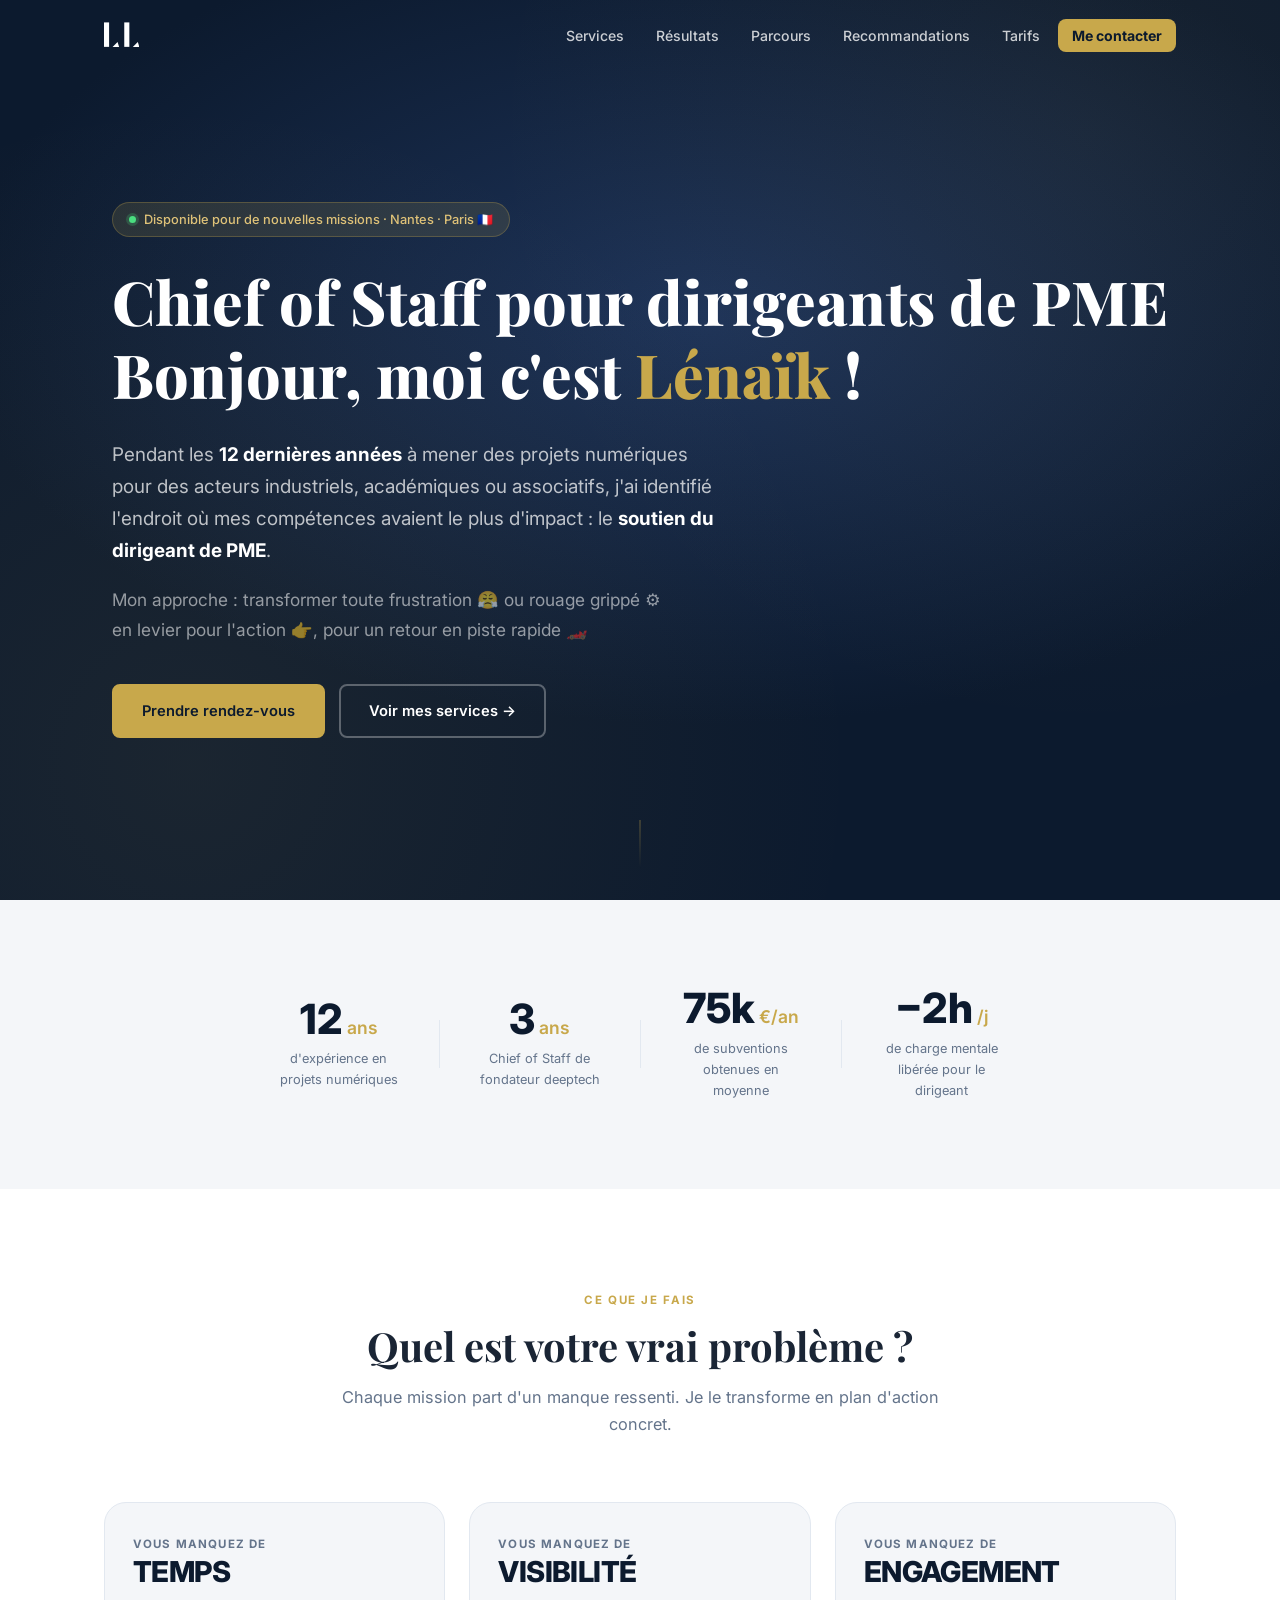
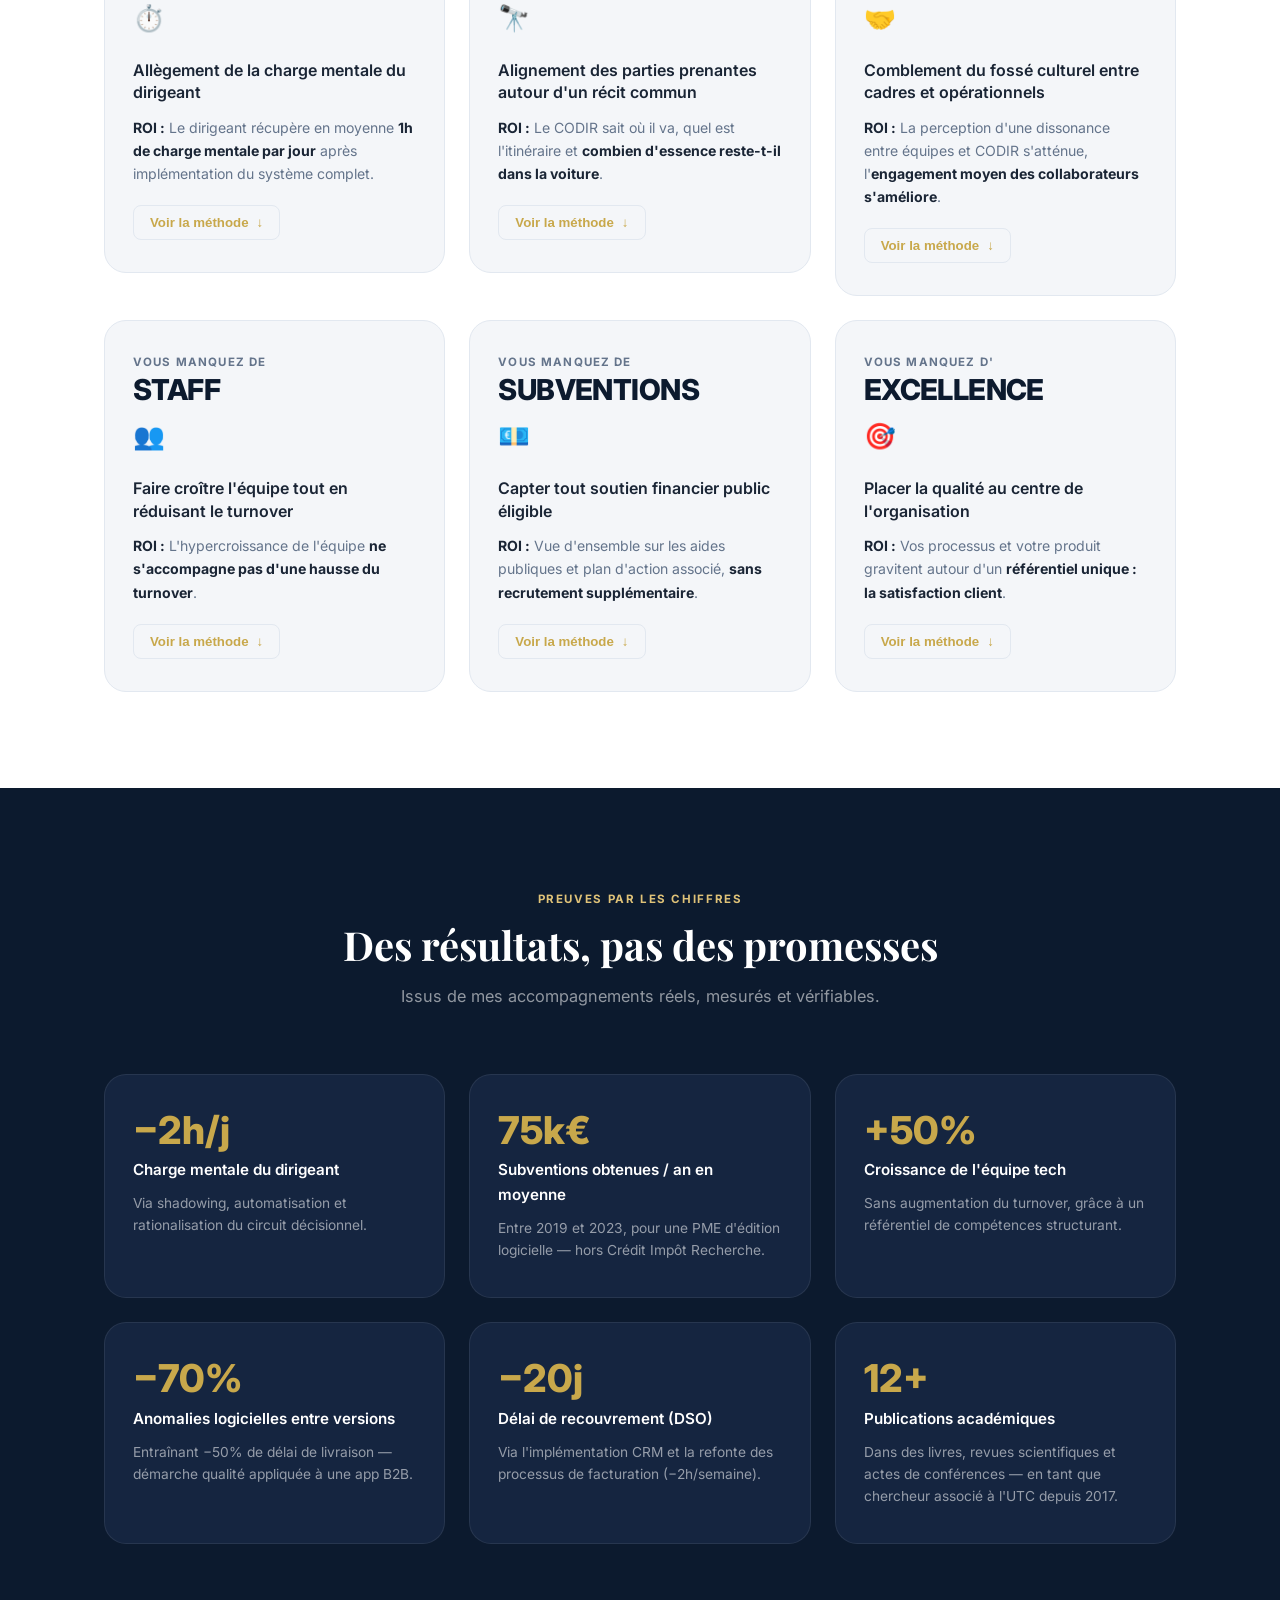
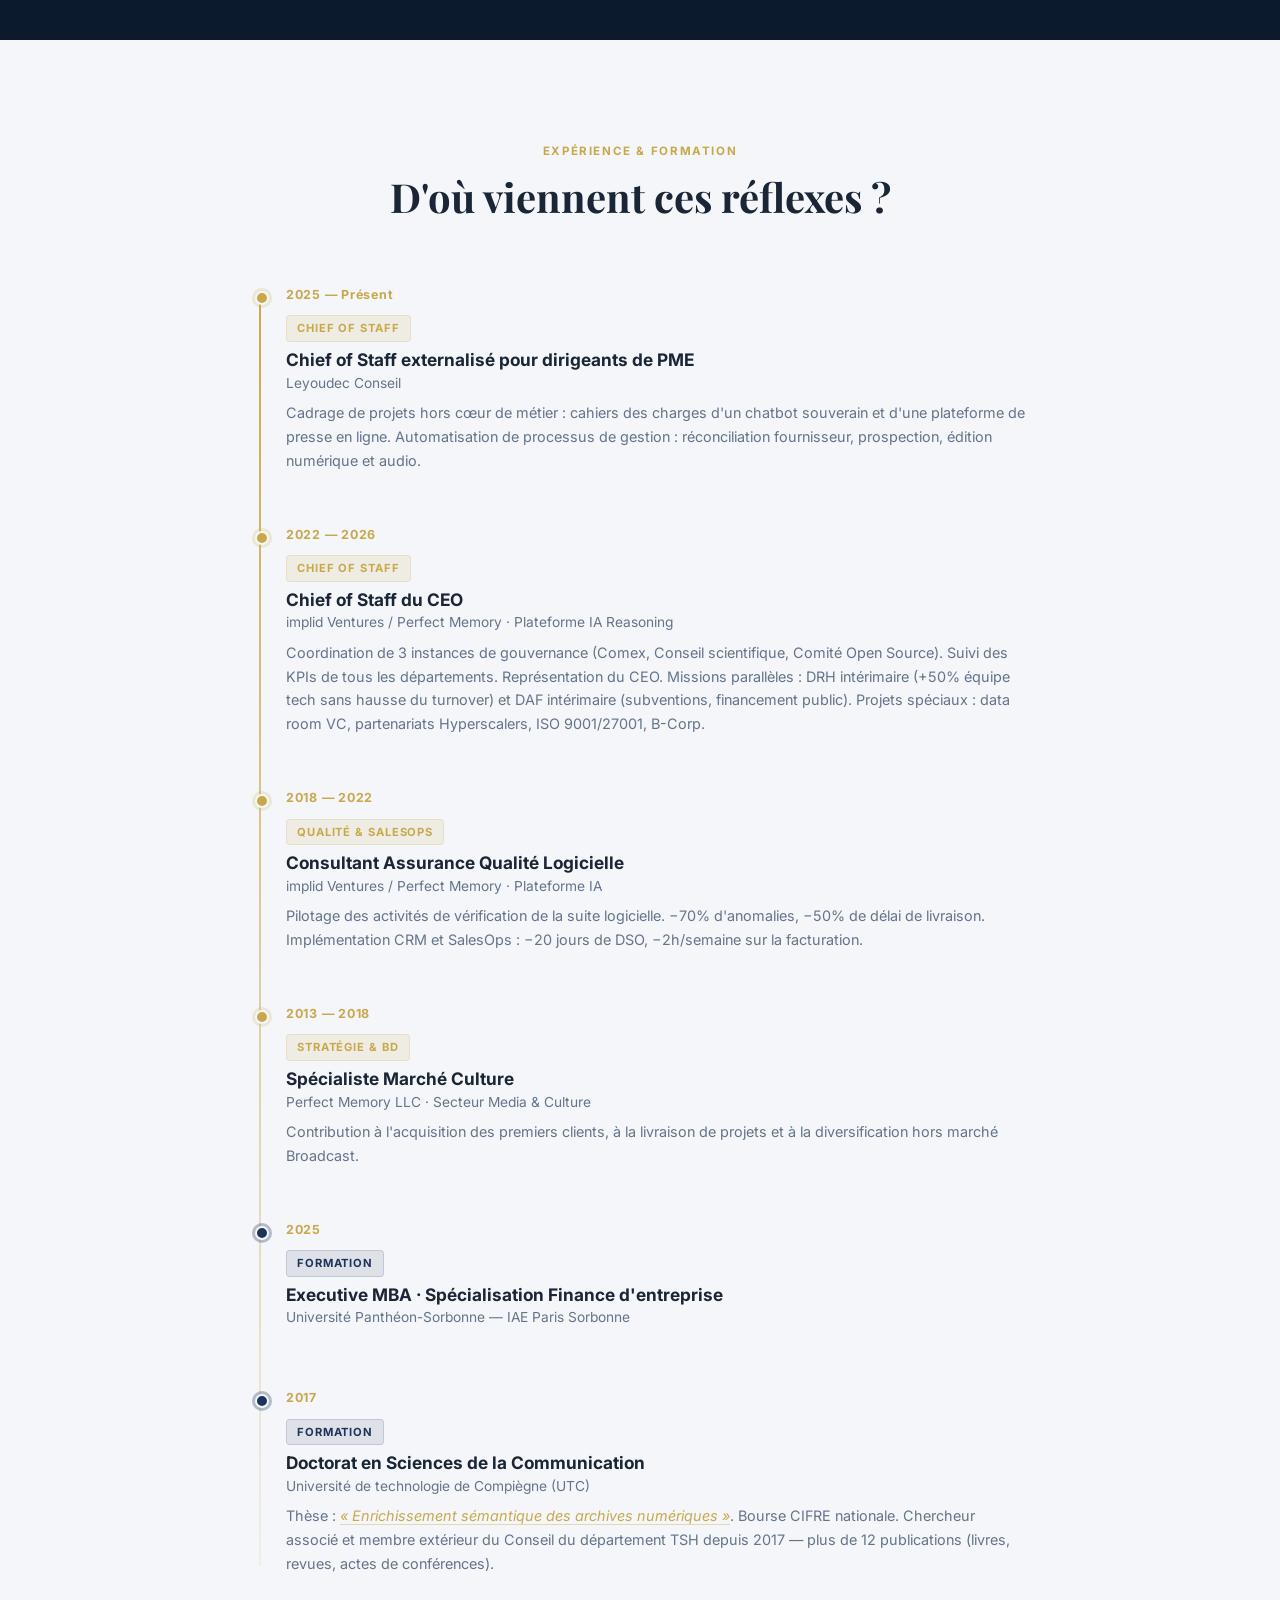
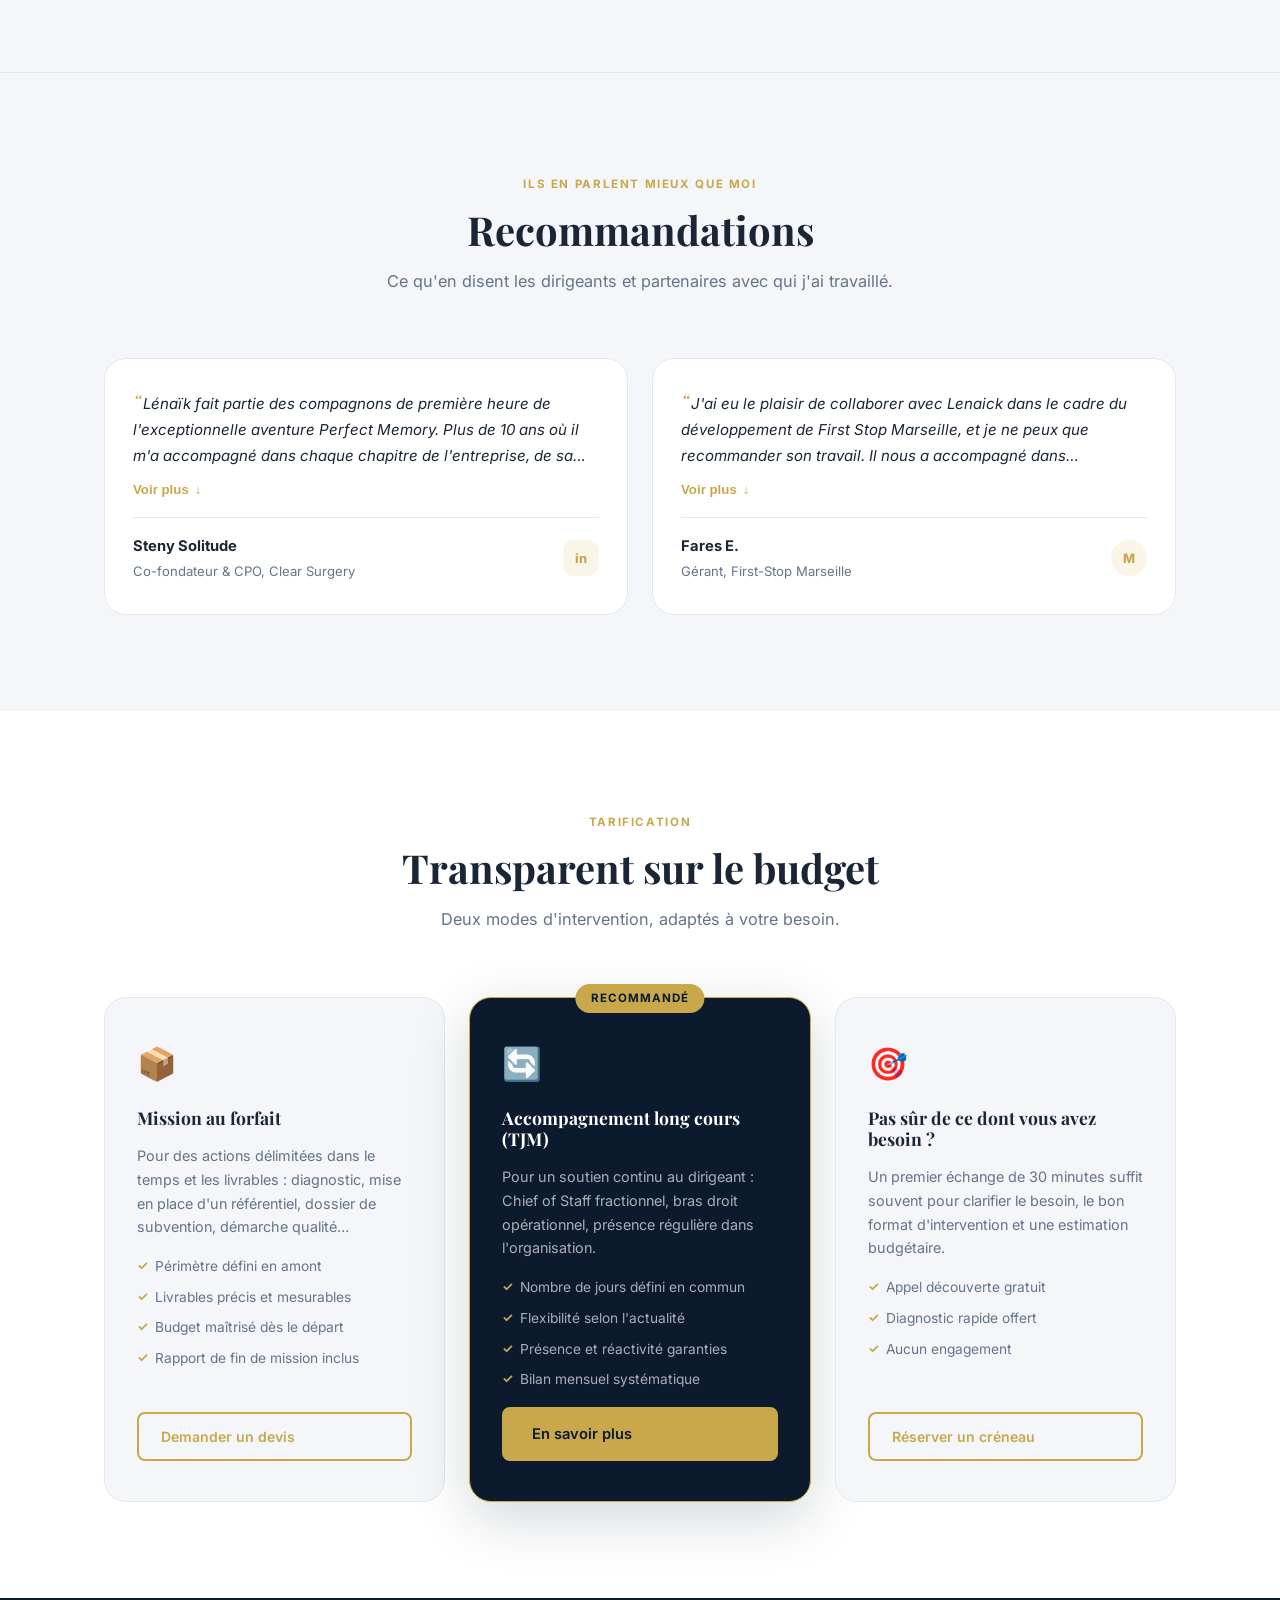
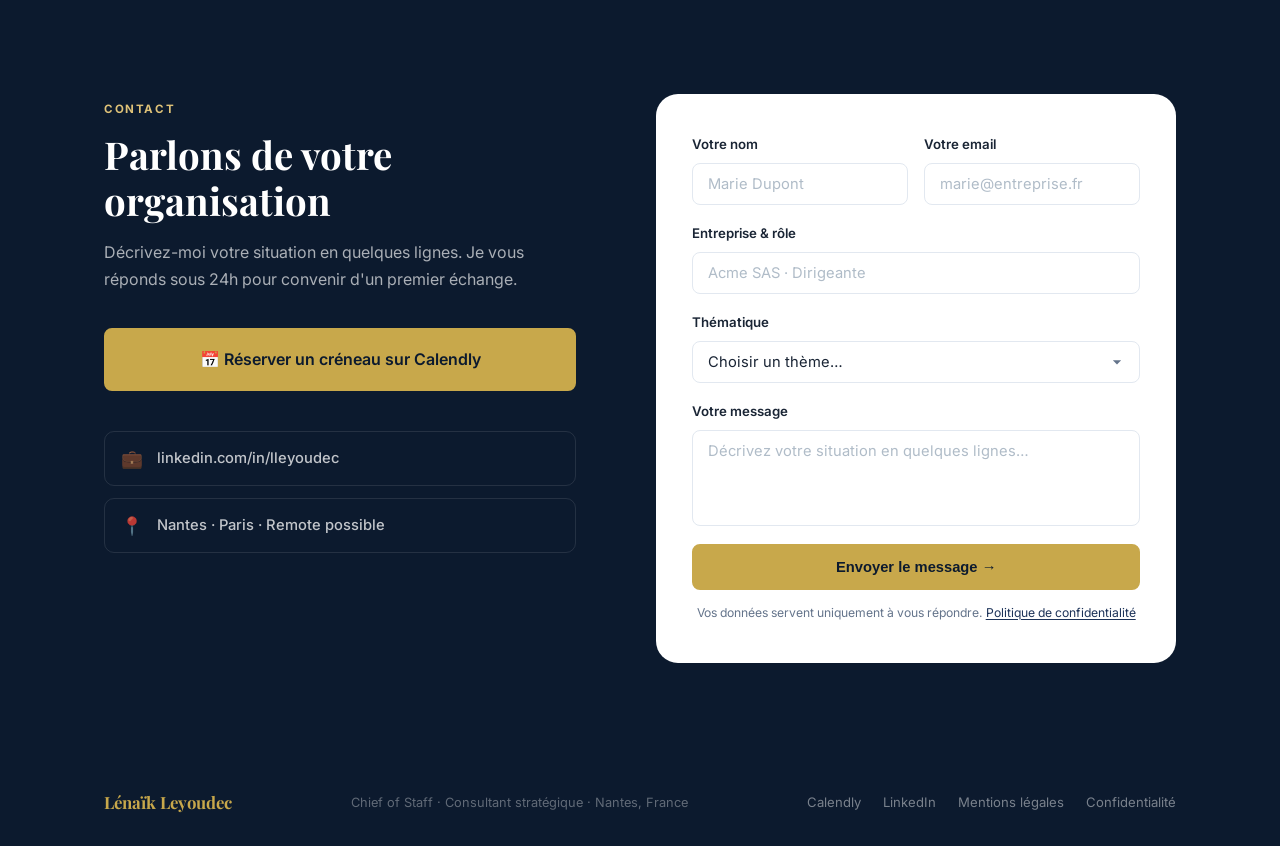
<file: index.html>
<!DOCTYPE html>
<html lang="fr">
<head>
  <meta charset="UTF-8" />
  <meta name="viewport" content="width=device-width, initial-scale=1.0" />
  <title>Lénaïk Leyoudec — Chief of Staff pour dirigeants de PME</title>
  <meta name="description" content="Consultant Chief of Staff pour dirigeants de PME et organisations en croissance. Allègement de la charge mentale, alignement stratégique, croissance d'équipe." />
  <link rel="preconnect" href="https://fonts.googleapis.com" />
  <link rel="preconnect" href="https://fonts.gstatic.com" crossorigin />
  <link href="https://fonts.googleapis.com/css2?family=Playfair+Display:wght@700;800&family=Inter:wght@300;400;500;600;700;800&display=swap" rel="stylesheet" />
  <link rel="stylesheet" href="style.css" />

  <link rel="canonical" href="https://leyoudec-conseil.com/" />

  <meta property="og:type" content="website" />
  <meta property="og:title" content="Lénaïk Leyoudec — Chief of Staff pour dirigeants de PME" />
  <meta property="og:description" content="Consultant Chief of Staff pour dirigeants de PME et organisations en croissance. Allègement de la charge mentale, alignement stratégique, croissance d'équipe." />
  <meta property="og:url" content="https://leyoudec-conseil.com/" />
  <meta property="og:image" content="https://leyoudec-conseil.com/og-image.jpg" />
  <meta property="og:locale" content="fr_FR" />

  <meta name="twitter:card" content="summary_large_image" />
  <meta name="twitter:title" content="Lénaïk Leyoudec — Chief of Staff pour dirigeants de PME" />
  <meta name="twitter:description" content="Consultant Chief of Staff pour dirigeants de PME et organisations en croissance." />
  <meta name="twitter:image" content="https://leyoudec-conseil.com/og-image.jpg" />

  <link rel="icon" type="image/svg+xml" href="logo-mark-black.svg" />

  <script type="application/ld+json">
  {
    "@context": "https://schema.org",
    "@type": "ProfessionalService",
    "name": "Leyoudec Conseil",
    "url": "https://leyoudec-conseil.com/",
    "founder": {
      "@type": "Person",
      "name": "Lénaïk Leyoudec",
      "jobTitle": "Chief of Staff externalisé",
      "alumniOf": [
        {"@type": "CollegeOrUniversity", "name": "Université de technologie de Compiègne (UTC)"},
        {"@type": "CollegeOrUniversity", "name": "IAE Paris-Sorbonne"}
      ],
      "sameAs": [
        "https://www.linkedin.com/in/lleyoudec"
      ]
    },
    "areaServed": ["Nantes", "Paris", "France"],
    "description": "Consultant Chief of Staff externalisé pour dirigeants de PME : allègement de charge mentale, alignement stratégique, subventions publiques (CIR/CII), démarche qualité, structuration RH.",
    "serviceType": [
      "Chief of Staff fractionnel",
      "Accompagnement subventions CIR/CII",
      "Alignement stratégique OKR",
      "Démarche qualité ISO 9001/27001"
    ]
  }
  </script>
</head>
<body>

  <!-- ─── NAV ──────────────────────────────────────────────── -->
  <nav id="navbar">
    <div class="nav-inner">
      <a href="#hero" class="nav-logo" aria-label="Lénaïk Leyoudec">
        <svg viewBox="0 0 267 196" xmlns="http://www.w3.org/2000/svg">
          <path d="M113.917 188H64.3984L102.48 149.933L113.917 188Z" fill="currentColor"/>
          <path d="M38.4578 3H0V187.504H38.4578V3Z" fill="currentColor"/>
          <path d="M266.648 188H217.145L255.212 149.933L266.648 188Z" fill="currentColor"/>
          <path d="M191.188 3H152.73V187.504H191.188V3Z" fill="currentColor"/>
        </svg>
      </a>
      <ul class="nav-links" id="navLinks">
        <li><a href="#services" onclick="closeMenu()">Services</a></li>
        <li><a href="#resultats" onclick="closeMenu()">Résultats</a></li>
        <li><a href="#parcours" onclick="closeMenu()">Parcours</a></li>
        <li><a href="#recommandations" onclick="closeMenu()">Recommandations</a></li>
        <li><a href="#tarifs" onclick="closeMenu()">Tarifs</a></li>
        <li><a href="#contact" class="nav-cta" onclick="closeMenu()">Me contacter</a></li>
      </ul>
      <button class="nav-burger" id="navBurger" aria-label="Menu">
        <span></span><span></span><span></span>
      </button>
    </div>
  </nav>

  <!-- ─── HERO ─────────────────────────────────────────────── -->
  <section id="hero">
    <div class="hero-bg"></div>
    <div class="container">
      <div class="hero-tag fade-in">Disponible pour de nouvelles missions · Nantes · Paris 🇫🇷</div>
      <h1 class="fade-in delay-1">Chief of Staff pour dirigeants de PME<br /><span class="hero-firstname">Bonjour, moi c'est <em>Lénaïk</em>&nbsp;!</span></h1>
      <p class="hero-chapeau fade-in delay-2">
        Pendant les <strong>12 dernières années</strong> à mener des projets numériques pour des acteurs industriels, académiques ou associatifs, j'ai identifié l'endroit où mes compétences avaient le plus d'impact : le <strong>soutien du dirigeant de PME</strong>.
      </p>
      <p class="hero-approche fade-in delay-3">
        Mon approche : transformer toute frustration&nbsp;😤 ou rouage grippé&nbsp;⚙️<br class="d-none-sm" />
        en levier pour l'action&nbsp;👉, pour un retour en piste rapide&nbsp;🏎️
      </p>
      <div class="hero-actions fade-in delay-4">
        <a href="#contact" class="btn btn-primary">Prendre rendez-vous</a>
        <a href="#services" class="btn btn-ghost">Voir mes services →</a>
      </div>
    </div>
    <div class="hero-scroll"><div class="scroll-track"></div></div>
  </section>

  <!-- ─── ACCROCHE CHIFFRES ─────────────────────────────────── -->
  <section id="chiffres" class="section-light">
    <div class="container chiffres-grid">
      <div class="chiffre reveal">
        <span class="chiffre-n">12<span class="chiffre-unit">ans</span></span>
        <span class="chiffre-l">d'expérience en projets numériques</span>
      </div>
      <div class="chiffre-sep reveal delay-1"></div>
      <div class="chiffre reveal delay-1">
        <span class="chiffre-n">3<span class="chiffre-unit">ans</span></span>
        <span class="chiffre-l">Chief of Staff de fondateur deeptech</span>
      </div>
      <div class="chiffre-sep reveal delay-2"></div>
      <div class="chiffre reveal delay-2">
        <span class="chiffre-n">75k<span class="chiffre-unit">€/an</span></span>
        <span class="chiffre-l">de subventions obtenues en moyenne</span>
      </div>
      <div class="chiffre-sep reveal delay-3"></div>
      <div class="chiffre reveal delay-3">
        <span class="chiffre-n">−2h<span class="chiffre-unit">/j</span></span>
        <span class="chiffre-l">de charge mentale libérée pour le dirigeant</span>
      </div>
    </div>
  </section>

  <!-- ─── SERVICES ─────────────────────────────────────────── -->
  <section id="services">
    <div class="container">
      <div class="section-header reveal">
        <span class="section-label">Ce que je fais</span>
        <h2>Quel est votre vrai problème ?</h2>
        <p class="section-sub">Chaque mission part d'un manque ressenti. Je le transforme en plan d'action concret.</p>
      </div>

      <div class="services-grid">

        <!-- Bloc 1 -->
        <div class="service-card reveal" data-index="0">
          <div class="service-header">
            <div class="service-manque">Vous manquez de</div>
            <div class="service-mot">TEMPS</div>
            <div class="service-icon">⏱️</div>
          </div>
          <h3>Allègement de la charge mentale du dirigeant</h3>
          <p class="service-roi"><strong>ROI :</strong> Le dirigeant récupère en moyenne <strong>1h de charge mentale par jour</strong> après implémentation du système complet.</p>
          <button class="service-toggle" aria-expanded="false">Voir la méthode <span class="toggle-arrow">↓</span></button>
          <div class="service-detail">
            <div class="detail-section">
              <h4>Méthode</h4>
              <p>Un état des lieux personnalisé est initié : <em>shadowing</em>, analyse des mails entrants, identification des goulots d'étranglement. La restitution fournit des suggestions d'outils (IA, automatisation) et d'arbitrages organisationnels. Je coordonne ensuite la mise en place jusqu'à la vitesse de croisière.</p>
            </div>
            <div class="detail-section">
              <h4>Résultats concrets</h4>
              <ul>
                <li>De &gt;1 000 à 0 mails non lus, sans perte d'opportunité</li>
                <li>Gain de temps substantiel (&gt;1h/j) par fléchage, synthèse et automatisation</li>
                <li>Allègement du poids des arbitrages grâce à la rationalisation du circuit décisionnel</li>
                <li>Récupération de temps de réflexion stratégique</li>
              </ul>
            </div>
            <div class="detail-skills">
              <span>Gestion du temps</span><span>Excellence opérationnelle</span><span>IA Agents</span><span>Workflows métiers</span>
            </div>
          </div>
        </div>

        <!-- Bloc 2 -->
        <div class="service-card reveal delay-1" data-index="1">
          <div class="service-header">
            <div class="service-manque">Vous manquez de</div>
            <div class="service-mot">VISIBILITÉ</div>
            <div class="service-icon">🔭</div>
          </div>
          <h3>Alignement des parties prenantes autour d'un récit commun</h3>
          <p class="service-roi"><strong>ROI :</strong> Le CODIR sait où il va, quel est l'itinéraire et <strong>combien d'essence reste-t-il dans la voiture</strong>.</p>
          <button class="service-toggle" aria-expanded="false">Voir la méthode <span class="toggle-arrow">↓</span></button>
          <div class="service-detail">
            <div class="detail-section">
              <h4>Méthode</h4>
              <p>Rédaction d'un document <em>Core Story</em> (origines, chemin parcouru, destination commune). Extraction des indicateurs clés adaptés à la méthode choisie (OKR, KPI…). Dissémination dans l'organisation et correction de trajectoire en continu.</p>
            </div>
            <div class="detail-section">
              <h4>Résultats concrets</h4>
              <ul>
                <li>Augmentation de l'engagement des équipes après diffusion interne</li>
                <li>Facteur différenciant lors de l'onboarding — rassure les nouveaux collaborateurs</li>
                <li>Réduction sensible de la durée des CODIR</li>
                <li>Indicateurs qui rassurent les parties prenantes externes (actionnaires, conseillers)</li>
              </ul>
            </div>
            <div class="detail-skills">
              <span>Diagnostic organisationnel</span><span>Storytelling d'entreprise</span><span>Dashboard KPI</span><span>OKR</span>
            </div>
          </div>
        </div>

        <!-- Bloc 3 -->
        <div class="service-card reveal delay-2" data-index="2">
          <div class="service-header">
            <div class="service-manque">Vous manquez de</div>
            <div class="service-mot">ENGAGEMENT</div>
            <div class="service-icon">🤝</div>
          </div>
          <h3>Comblement du fossé culturel entre cadres et opérationnels</h3>
          <p class="service-roi"><strong>ROI :</strong> La perception d'une dissonance entre équipes et CODIR s'atténue, l'<strong>engagement moyen des collaborateurs s'améliore</strong>.</p>
          <button class="service-toggle" aria-expanded="false">Voir la méthode <span class="toggle-arrow">↓</span></button>
          <div class="service-detail">
            <div class="detail-section">
              <h4>Méthode</h4>
              <p>Entretiens avec un échantillon de collaborateurs pour qualifier le fossé culturel. Feuille de route d'actions à court et moyen termes : culture de l'écrit, revues régulières inter-équipes, pratiques adaptées à l'organisation pour minimiser toute résistance au changement.</p>
            </div>
            <div class="detail-section">
              <h4>Résultats concrets</h4>
              <ul>
                <li>Implication plus forte dans les moments collectifs (questions, suggestions)</li>
                <li>Augmentation de l'<em>Employee Net Promoter Score</em></li>
                <li>Diminution du turnover sur le moyen terme</li>
              </ul>
            </div>
            <div class="detail-skills">
              <span>Diagnostic organisationnel</span><span>Médiation inter-métiers</span><span>Prise de parole</span><span>Documentation</span>
            </div>
          </div>
        </div>

        <!-- Bloc 4 -->
        <div class="service-card reveal" data-index="3">
          <div class="service-header">
            <div class="service-manque">Vous manquez de</div>
            <div class="service-mot">STAFF</div>
            <div class="service-icon">👥</div>
          </div>
          <h3>Faire croître l'équipe tout en réduisant le turnover</h3>
          <p class="service-roi"><strong>ROI :</strong> L'hypercroissance de l'équipe <strong>ne s'accompagne pas d'une hausse du turnover</strong>.</p>
          <button class="service-toggle" aria-expanded="false">Voir la méthode <span class="toggle-arrow">↓</span></button>
          <div class="service-detail">
            <div class="detail-section">
              <h4>Méthode</h4>
              <p>Esquisse du portrait humain de l'organisation → référentiel de compétences (techniques + humaines + valeurs cœur) → grille de recrutement. Ce cadrage de l'ADN permet de scaler en partant du déjà-là.</p>
            </div>
            <div class="detail-section">
              <h4>Résultats concrets</h4>
              <ul>
                <li>Onboarding plus rapide — les nouveaux s'immergent plus vite</li>
                <li>Entretiens annuels mieux vécus, construits sur le référentiel</li>
                <li>Gain de temps sur le cadrage des cabinets de recrutement</li>
                <li>Baisse du taux de rupture de période d'essai</li>
              </ul>
            </div>
            <div class="detail-skills">
              <span>GPEC</span><span>Profilage candidats</span><span>Pilotage ATS</span><span>Storytelling RH</span>
            </div>
          </div>
        </div>

        <!-- Bloc 5 -->
        <div class="service-card reveal delay-1" data-index="4">
          <div class="service-header">
            <div class="service-manque">Vous manquez de</div>
            <div class="service-mot">SUBVENTIONS</div>
            <div class="service-icon">💶</div>
          </div>
          <h3>Capter tout soutien financier public éligible</h3>
          <p class="service-roi"><strong>ROI :</strong> Vue d'ensemble sur les aides publiques et plan d'action associé, <strong>sans recrutement supplémentaire</strong>.</p>
          <button class="service-toggle" aria-expanded="false">Voir la méthode <span class="toggle-arrow">↓</span></button>
          <div class="service-detail">
            <div class="detail-section">
              <h4>Méthode</h4>
              <p>Diagnostic de l'organisation + veille fine des leviers français et européens → liste des aides pertinentes → plan d'action par levier activé (parties prenantes, livrables, calendrier). Formation d'acteurs internes + soutien opérationnel inclus.</p>
            </div>
            <div class="detail-section">
              <h4>Résultats concrets</h4>
              <ul>
                <li>Agrément Crédit Impôt Recherche obtenu auprès du MESR</li>
                <li><strong>75 000€ de subventions</strong> obtenues en moyenne annuellement (2019–2023), hors CIR</li>
              </ul>
            </div>
            <div class="detail-skills">
              <span>CIR / CII / JEI</span><span>Financements européens</span><span>ANR PIA</span><span>Modélisation financière</span>
            </div>
          </div>
        </div>

        <!-- Bloc 6 -->
        <div class="service-card reveal delay-2" data-index="5">
          <div class="service-header">
            <div class="service-manque">Vous manquez d'</div>
            <div class="service-mot">EXCELLENCE</div>
            <div class="service-icon">🎯</div>
          </div>
          <h3>Placer la qualité au centre de l'organisation</h3>
          <p class="service-roi"><strong>ROI :</strong> Vos processus et votre produit gravitent autour d'un <strong>référentiel unique : la satisfaction client</strong>.</p>
          <button class="service-toggle" aria-expanded="false">Voir la méthode <span class="toggle-arrow">↓</span></button>
          <div class="service-detail">
            <div class="detail-section">
              <h4>Méthode</h4>
              <p>Diagnostic qualité (ventes, opérations, produit, tech) → axes de montée en qualité → plan d'action (prérequis, méthodologie, livrables, calendrier) → accompagnement opérationnel + formation des parties prenantes internes.</p>
            </div>
            <div class="detail-section">
              <h4>Résultats concrets</h4>
              <ul>
                <li>−70% d'anomalies entre deux versions majeures logicielles</li>
                <li>−50% de délai de livraison (2018)</li>
                <li>−30% de temps sur la campagne de tests trimestrielle (2021)</li>
              </ul>
            </div>
            <div class="detail-skills">
              <span>ISO 9001</span><span>ISO 27001</span><span>Assurance qualité</span><span>Cartographie processus</span>
            </div>
          </div>
        </div>

      </div>
    </div>
  </section>

  <!-- ─── RÉSULTATS ─────────────────────────────────────────── -->
  <section id="resultats" class="section-dark">
    <div class="container">
      <div class="section-header reveal">
        <span class="section-label light">Preuves par les chiffres</span>
        <h2>Des résultats, pas des promesses</h2>
        <p class="section-sub">Issus de mes accompagnements réels, mesurés et vérifiables.</p>
      </div>
      <div class="resultats-grid">
        <div class="resultat-card reveal">
          <div class="r-big">−2h/j</div>
          <div class="r-title">Charge mentale du dirigeant</div>
          <p>Via shadowing, automatisation et rationalisation du circuit décisionnel.</p>
        </div>
        <div class="resultat-card reveal delay-1">
          <div class="r-big">75k€</div>
          <div class="r-title">Subventions obtenues / an en moyenne</div>
          <p>Entre 2019 et 2023, pour une PME d'édition logicielle — hors Crédit Impôt Recherche.</p>
        </div>
        <div class="resultat-card reveal delay-2">
          <div class="r-big">+50%</div>
          <div class="r-title">Croissance de l'équipe tech</div>
          <p>Sans augmentation du turnover, grâce à un référentiel de compétences structurant.</p>
        </div>
        <div class="resultat-card reveal">
          <div class="r-big">−70%</div>
          <div class="r-title">Anomalies logicielles entre versions</div>
          <p>Entraînant −50% de délai de livraison — démarche qualité appliquée à une app B2B.</p>
        </div>
        <div class="resultat-card reveal delay-1">
          <div class="r-big">−20j</div>
          <div class="r-title">Délai de recouvrement (DSO)</div>
          <p>Via l'implémentation CRM et la refonte des processus de facturation (−2h/semaine).</p>
        </div>
        <div class="resultat-card reveal delay-2">
          <div class="r-big">12+</div>
          <div class="r-title">Publications académiques</div>
          <p>Dans des livres, revues scientifiques et actes de conférences — en tant que chercheur associé à l'UTC depuis 2017.</p>
        </div>
      </div>
    </div>
  </section>

  <!-- ─── PARCOURS ──────────────────────────────────────────── -->
  <section id="parcours" class="section-light">
    <div class="container">
      <div class="section-header reveal">
        <span class="section-label">Expérience &amp; Formation</span>
        <h2>D'où viennent ces réflexes ?</h2>
      </div>
      <div class="timeline">

        <div class="tl-item reveal">
          <div class="tl-dot"></div>
          <div class="tl-date">2025 — Présent</div>
          <div class="tl-body">
            <span class="tl-badge">Chief of Staff</span>
            <h3>Chief of Staff externalisé pour dirigeants de PME</h3>
            <h4>Leyoudec Conseil</h4>
            <p>Cadrage de projets hors cœur de métier : cahiers des charges d'un chatbot souverain et d'une plateforme de presse en ligne. Automatisation de processus de gestion : réconciliation fournisseur, prospection, édition numérique et audio.</p>
          </div>
        </div>

        <div class="tl-item reveal delay-1">
          <div class="tl-dot"></div>
          <div class="tl-date">2022 — 2026</div>
          <div class="tl-body">
            <span class="tl-badge">Chief of Staff</span>
            <h3>Chief of Staff du CEO</h3>
            <h4>implid Ventures / Perfect Memory · Plateforme IA Reasoning</h4>
            <p>Coordination de 3 instances de gouvernance (Comex, Conseil scientifique, Comité Open Source). Suivi des KPIs de tous les départements. Représentation du CEO. Missions parallèles : DRH intérimaire (+50% équipe tech sans hausse du turnover) et DAF intérimaire (subventions, financement public). Projets spéciaux : data room VC, partenariats Hyperscalers, ISO 9001/27001, B-Corp.</p>
          </div>
        </div>

        <div class="tl-item reveal delay-2">
          <div class="tl-dot"></div>
          <div class="tl-date">2018 — 2022</div>
          <div class="tl-body">
            <span class="tl-badge">Qualité &amp; SalesOps</span>
            <h3>Consultant Assurance Qualité Logicielle</h3>
            <h4>implid Ventures / Perfect Memory · Plateforme IA</h4>
            <p>Pilotage des activités de vérification de la suite logicielle. −70% d'anomalies, −50% de délai de livraison. Implémentation CRM et SalesOps : −20 jours de DSO, −2h/semaine sur la facturation.</p>
          </div>
        </div>

        <div class="tl-item reveal delay-3">
          <div class="tl-dot"></div>
          <div class="tl-date">2013 — 2018</div>
          <div class="tl-body">
            <span class="tl-badge">Stratégie &amp; BD</span>
            <h3>Spécialiste Marché Culture</h3>
            <h4>Perfect Memory LLC · Secteur Media &amp; Culture</h4>
            <p>Contribution à l'acquisition des premiers clients, à la livraison de projets et à la diversification hors marché Broadcast.</p>
          </div>
        </div>

        <div class="tl-item reveal">
          <div class="tl-dot tl-dot--edu"></div>
          <div class="tl-date">2025</div>
          <div class="tl-body">
            <span class="tl-badge tl-badge--edu">Formation</span>
            <h3>Executive MBA · Spécialisation Finance d'entreprise</h3>
            <h4>Université Panthéon-Sorbonne — IAE Paris Sorbonne</h4>
          </div>
        </div>

        <div class="tl-item reveal delay-1">
          <div class="tl-dot tl-dot--edu"></div>
          <div class="tl-date">2017</div>
          <div class="tl-body">
            <span class="tl-badge tl-badge--edu">Formation</span>
            <h3>Doctorat en Sciences de la Communication</h3>
            <h4>Université de technologie de Compiègne (UTC)</h4>
            <p>Thèse : <a href="https://bibliotheque.utc.fr/Default/doc/SYRACUSE/535442/l-editorialisation-du-film-de-famille" target="_blank" class="tl-link"><em>« Enrichissement sémantique des archives numériques »</em></a>. Bourse CIFRE nationale. Chercheur associé et membre extérieur du Conseil du département TSH depuis 2017 — plus de 12 publications (livres, revues, actes de conférences).</p>
          </div>
        </div>

      </div>
    </div>
  </section>

  <!-- ─── RECOMMANDATIONS ───────────────────────────────────── -->
  <section id="recommandations" class="section-light">
    <div class="container">
      <div class="section-header reveal">
        <span class="section-label">Ils en parlent mieux que moi</span>
        <h2>Recommandations</h2>
        <p class="section-sub">Ce qu'en disent les dirigeants et partenaires avec qui j'ai travaillé.</p>
      </div>

      <div class="reco-grid">

        <div class="reco-card reveal">
          <p class="reco-quote reco-quote--clamped">Lénaïk fait partie des compagnons de première heure de l'exceptionnelle aventure Perfect Memory. Plus de 10 ans où il m'a accompagné dans chaque chapitre de l'entreprise, de sa structuration jusqu'à sa croissance. Durant cette course, Lénaïk a démontré une large variété de qualités : sens des priorités et de l'urgence avec une forte adaptation aux changements rapides de contexte, résistance au stress ; excellence opérationnelle à travers la rigueur et la précision dont il a su faire preuve durant ses missions et lors de la production de ses livrables (appels d'offres, événements, qualité produit, études de marché, etc.) ; sens de l'équipe à travers l'aide apportée à chaque personne sans jamais chercher sa mise en avant personnelle ; curiosité intellectuelle qui lui a permis de s'approprier la réalité technologique de l'entreprise pour l'expliquer en contexte d'avant-vente ou de recrutement. Lénaïk est clairement un atout pour un dirigeant en recherche d'une personne de confiance pour le représenter et le seconder, je le recommande sans réserve.</p>
          <button class="reco-toggle" aria-expanded="false">Voir plus <span class="toggle-arrow">↓</span></button>
          <div class="reco-footer">
            <div class="reco-author">
              <span class="reco-name">Steny Solitude</span>
              <span class="reco-role">Co-fondateur &amp; CPO, Clear Surgery</span>
            </div>
            <a href="https://www.linkedin.com/in/stenysolitude/" target="_blank" rel="noopener" class="reco-link reco-link--linkedin" aria-label="Profil LinkedIn de Steny Solitude">in</a>
          </div>
        </div>

        <div class="reco-card reveal delay-1">
          <p class="reco-quote reco-quote--clamped">J'ai eu le plaisir de collaborer avec Lenaick dans le cadre du développement de First Stop Marseille, et je ne peux que recommander son travail. Il nous a accompagné dans l'automatisation de nombreuses tâches chronophages, ce qui a eu un impact direct et mesurable sur notre efficacité au quotidien. Au-delà de l'aspect technique, Lenaick apporte une réelle valeur stratégique : il a su définir et mettre en place une stratégie d'acquisition client B2B parfaitement adaptée aux spécificités de notre entreprise. C'est également quelqu'un de très réactif, disponible et profondément humain dans sa manière de travailler. Il ne cherche pas à « facturer pour facturer » : chaque intervention est pertinente, concrète et orientée résultats. Un partenaire de confiance, impliqué et efficace, que je recommande vivement.</p>
          <button class="reco-toggle" aria-expanded="false">Voir plus <span class="toggle-arrow">↓</span></button>
          <div class="reco-footer">
            <div class="reco-author">
              <span class="reco-name">Fares E.</span>
              <span class="reco-role">Gérant, First-Stop Marseille</span>
            </div>
            <a href="https://www.malt.fr/profile/lenaikleyoudec1" target="_blank" rel="noopener" class="reco-link reco-link--malt" aria-label="Profil Malt de Fares E.">M</a>
          </div>
        </div>

      </div>
    </div>
  </section>

  <!-- ─── TARIFS ────────────────────────────────────────────── -->
  <section id="tarifs">
    <div class="container">
      <div class="section-header reveal">
        <span class="section-label">Tarification</span>
        <h2>Transparent sur le budget</h2>
        <p class="section-sub">Deux modes d'intervention, adaptés à votre besoin.</p>
      </div>
      <div class="tarifs-grid">
        <div class="tarif-card reveal">
          <div class="tarif-icon">📦</div>
          <h3>Mission au forfait</h3>
          <p class="tarif-desc">Pour des actions délimitées dans le temps et les livrables : diagnostic, mise en place d'un référentiel, dossier de subvention, démarche qualité…</p>
          <ul class="tarif-includes">
            <li>Périmètre défini en amont</li>
            <li>Livrables précis et mesurables</li>
            <li>Budget maîtrisé dès le départ</li>
            <li>Rapport de fin de mission inclus</li>
          </ul>
          <a href="#contact" class="btn btn-outline">Demander un devis</a>
        </div>
        <div class="tarif-card tarif-card--featured reveal delay-1">
          <div class="tarif-badge-top">Recommandé</div>
          <div class="tarif-icon">🔄</div>
          <h3>Accompagnement long cours (TJM)</h3>
          <p class="tarif-desc">Pour un soutien continu au dirigeant : Chief of Staff fractionnel, bras droit opérationnel, présence régulière dans l'organisation.</p>
          <ul class="tarif-includes">
            <li>Nombre de jours défini en commun</li>
            <li>Flexibilité selon l'actualité</li>
            <li>Présence et réactivité garanties</li>
            <li>Bilan mensuel systématique</li>
          </ul>
          <a href="#contact" class="btn btn-primary">En savoir plus</a>
        </div>
        <div class="tarif-card reveal delay-2">
          <div class="tarif-icon">🎯</div>
          <h3>Pas sûr de ce dont vous avez besoin ?</h3>
          <p class="tarif-desc">Un premier échange de 30 minutes suffit souvent pour clarifier le besoin, le bon format d'intervention et une estimation budgétaire.</p>
          <ul class="tarif-includes">
            <li>Appel découverte gratuit</li>
            <li>Diagnostic rapide offert</li>
            <li>Aucun engagement</li>
          </ul>
          <a href="https://calendly.com/l-leyoudec/parlons-ensemble-des-enjeux-de-votre-organisation" target="_blank" class="btn btn-outline">Réserver un créneau</a>
        </div>
      </div>
    </div>
  </section>

  <!-- ─── CONTACT ───────────────────────────────────────────── -->
  <section id="contact" class="section-dark">
    <div class="container contact-grid">
      <div class="contact-left reveal">
        <span class="section-label light">Contact</span>
        <h2>Parlons de votre organisation</h2>
        <p>Décrivez-moi votre situation en quelques lignes. Je vous réponds sous 24h pour convenir d'un premier échange.</p>
        <a href="https://calendly.com/l-leyoudec/parlons-ensemble-des-enjeux-de-votre-organisation" target="_blank" class="btn btn-primary calendly-btn">
          📅 Réserver un créneau sur Calendly
        </a>
        <div class="contact-coords">
          <a href="https://www.linkedin.com/in/lleyoudec" target="_blank" class="coord-item">
            <span class="coord-icon">💼</span>
            linkedin.com/in/lleyoudec
          </a>
          <div class="coord-item coord-plain">
            <span class="coord-icon">📍</span>
            Nantes · Paris · Remote possible
          </div>
        </div>
      </div>
      <form class="contact-form reveal delay-1" id="contactForm">
        <input type="hidden" name="access_key" value="c4f3cc86-db2f-41e6-92a8-abfb6b32ae90" />
        <input type="hidden" name="subject" value="Nouveau message depuis le site — Portfolio Lénaïk" />
        <input type="hidden" name="from_name" value="Portfolio lleyoudec.fr" />
        <div class="form-row">
          <div class="form-group">
            <label for="nom">Votre nom</label>
            <input type="text" id="nom" name="nom" placeholder="Marie Dupont" required />
          </div>
          <div class="form-group">
            <label for="email">Votre email</label>
            <input type="email" id="email" name="email" placeholder="marie@entreprise.fr" required />
          </div>
        </div>
        <div class="form-group">
          <label for="entreprise">Entreprise &amp; rôle</label>
          <input type="text" id="entreprise" name="entreprise" placeholder="Acme SAS · Dirigeante" />
        </div>
        <div class="form-group">
          <label for="besoin">Thématique</label>
          <select id="besoin" name="besoin">
            <option value="">Choisir un thème…</option>
            <option>Allègement charge mentale</option>
            <option>Alignement stratégique / KPIs</option>
            <option>Fossé culturel / Engagement</option>
            <option>Recrutement / Croissance d'équipe</option>
            <option>Subventions / Financement public</option>
            <option>Démarche qualité / Certifications</option>
            <option>Autre / Je ne sais pas encore</option>
          </select>
        </div>
        <div class="form-group">
          <label for="message">Votre message</label>
          <textarea id="message" name="message" rows="4" placeholder="Décrivez votre situation en quelques lignes…" required></textarea>
        </div>
        <button type="submit" class="btn btn-primary btn-full">Envoyer le message →</button>
        <p class="form-legal">Vos données servent uniquement à vous répondre. <a href="politique-confidentialite.html">Politique de confidentialité</a></p>
        <div class="form-success" id="formSuccess">✓ Message envoyé ! Lénaïk vous répond sous 24h.</div>
      </form>
    </div>
  </section>

  <!-- ─── FOOTER ────────────────────────────────────────────── -->
  <footer>
    <div class="container footer-inner">
      <span class="footer-name">Lénaïk Leyoudec</span>
      <span class="footer-sub">Chief of Staff · Consultant stratégique · Nantes, France</span>
      <div class="footer-links">
        <a href="https://calendly.com/l-leyoudec/parlons-ensemble-des-enjeux-de-votre-organisation" target="_blank">Calendly</a>
        <a href="https://www.linkedin.com/in/lleyoudec" target="_blank">LinkedIn</a>
        <a href="mentions-legales.html">Mentions légales</a>
        <a href="politique-confidentialite.html">Confidentialité</a>
      </div>
    </div>
  </footer>

  <script src="script.js"></script>
</body>
</html>
</file>
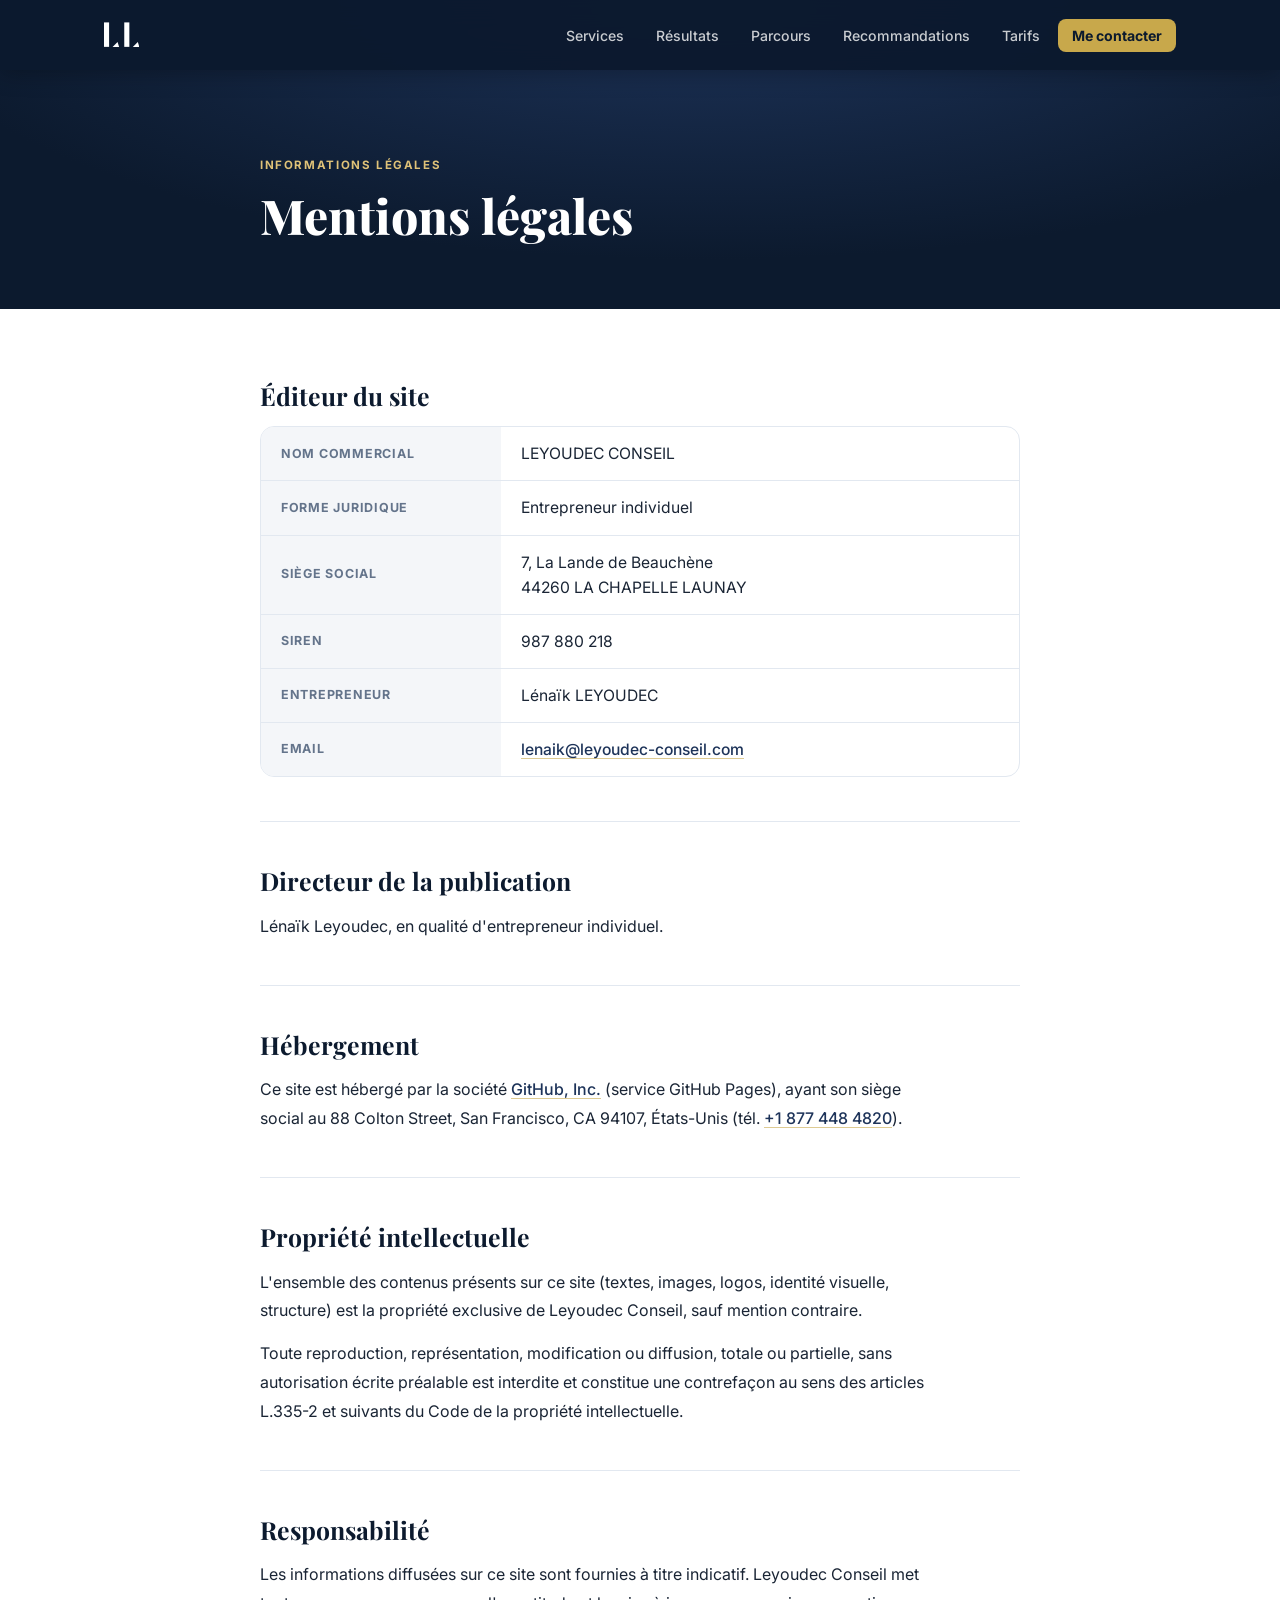
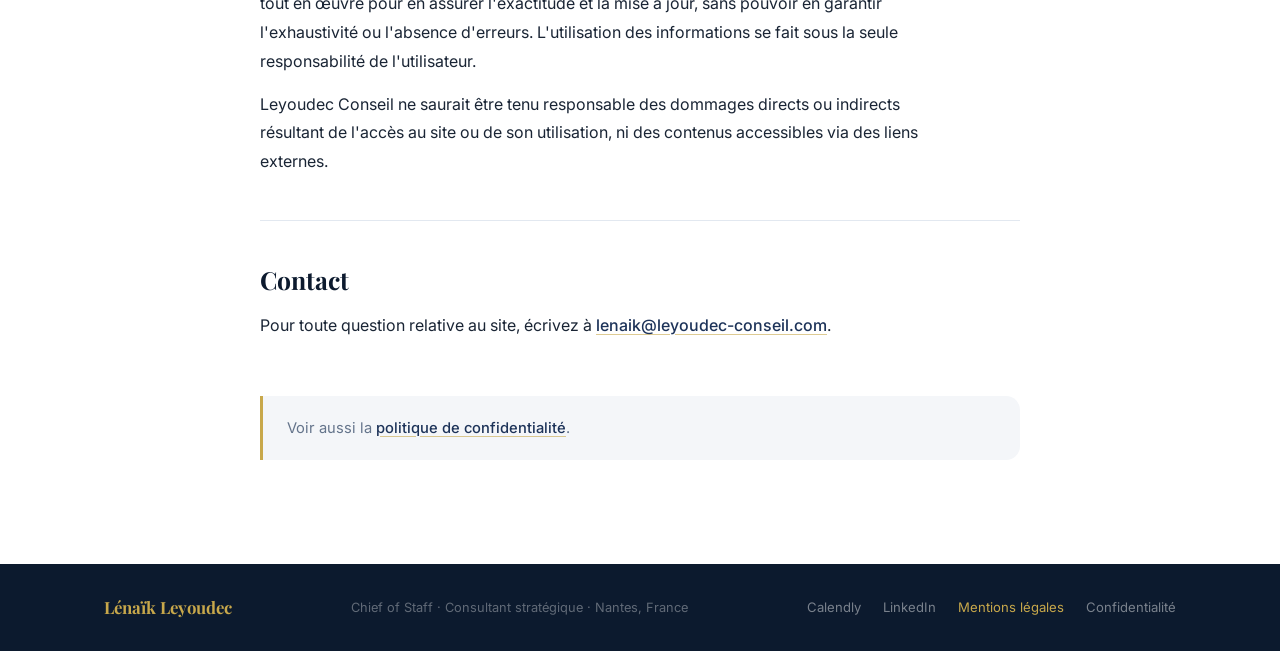
<file: mentions-legales.html>
<!DOCTYPE html>
<html lang="fr">
<head>
  <meta charset="UTF-8" />
  <meta name="viewport" content="width=device-width, initial-scale=1.0" />
  <title>Mentions légales — Leyoudec Conseil</title>
  <meta name="description" content="Mentions légales du site leyoudec-conseil.com : éditeur, directeur de la publication, hébergement, propriété intellectuelle." />
  <link rel="preconnect" href="https://fonts.googleapis.com" />
  <link rel="preconnect" href="https://fonts.gstatic.com" crossorigin />
  <link href="https://fonts.googleapis.com/css2?family=Playfair+Display:wght@700;800&family=Inter:wght@300;400;500;600;700;800&display=swap" rel="stylesheet" />
  <link rel="stylesheet" href="style.css" />
  <link rel="canonical" href="https://leyoudec-conseil.com/mentions-legales.html" />
  <link rel="icon" type="image/svg+xml" href="logo-mark-black.svg" />
</head>
<body class="page-legal">

  <!-- ─── NAV ──────────────────────────────────────────────── -->
  <nav id="navbar" class="scrolled">
    <div class="nav-inner">
      <a href="index.html" class="nav-logo" aria-label="Retour à l'accueil">
        <svg viewBox="0 0 267 196" xmlns="http://www.w3.org/2000/svg">
          <path d="M113.917 188H64.3984L102.48 149.933L113.917 188Z" fill="currentColor"/>
          <path d="M38.4578 3H0V187.504H38.4578V3Z" fill="currentColor"/>
          <path d="M266.648 188H217.145L255.212 149.933L266.648 188Z" fill="currentColor"/>
          <path d="M191.188 3H152.73V187.504H191.188V3Z" fill="currentColor"/>
        </svg>
      </a>
      <ul class="nav-links" id="navLinks">
        <li><a href="index.html#services">Services</a></li>
        <li><a href="index.html#resultats">Résultats</a></li>
        <li><a href="index.html#parcours">Parcours</a></li>
        <li><a href="index.html#recommandations">Recommandations</a></li>
        <li><a href="index.html#tarifs">Tarifs</a></li>
        <li><a href="index.html#contact" class="nav-cta">Me contacter</a></li>
      </ul>
      <button class="nav-burger" id="navBurger" aria-label="Menu">
        <span></span><span></span><span></span>
      </button>
    </div>
  </nav>

  <!-- ─── EN-TÊTE ───────────────────────────────────────────── -->
  <header class="legal-hero">
    <div class="container">
      <span class="section-label light">Informations légales</span>
      <h1>Mentions légales</h1>
    </div>
  </header>

  <!-- ─── CONTENU ───────────────────────────────────────────── -->
  <main class="legal">
    <div class="container legal-body">

      <div class="legal-block">
        <h2>Éditeur du site</h2>
        <dl class="legal-facts">
          <dt>Nom commercial</dt>
          <dd>LEYOUDEC CONSEIL</dd>
          <dt>Forme juridique</dt>
          <dd>Entrepreneur individuel</dd>
          <dt>Siège social</dt>
          <dd>7, La Lande de Beauchène<br />44260&nbsp;LA&nbsp;CHAPELLE&nbsp;LAUNAY</dd>
          <dt>SIREN</dt>
          <dd>987&nbsp;880&nbsp;218</dd>
          <dt>Entrepreneur</dt>
          <dd>Lénaïk LEYOUDEC</dd>
          <dt>Email</dt>
          <dd><a href="mailto:lenaik@leyoudec-conseil.com">lenaik@leyoudec-conseil.com</a></dd>
        </dl>
      </div>

      <div class="legal-block">
        <h2>Directeur de la publication</h2>
        <p>Lénaïk Leyoudec, en qualité d'entrepreneur individuel.</p>
      </div>

      <div class="legal-block">
        <h2>Hébergement</h2>
        <p>Ce site est hébergé par la société <a href="https://pages.github.com/" target="_blank" rel="noopener">GitHub, Inc.</a> (service GitHub Pages), ayant son siège social au 88&nbsp;Colton Street, San Francisco, CA&nbsp;94107, États-Unis (tél.&nbsp;<a href="tel:+18774484820">+1&nbsp;877&nbsp;448&nbsp;4820</a>).</p>
      </div>

      <div class="legal-block">
        <h2>Propriété intellectuelle</h2>
        <p>L'ensemble des contenus présents sur ce site (textes, images, logos, identité visuelle, structure) est la propriété exclusive de Leyoudec Conseil, sauf mention contraire.</p>
        <p>Toute reproduction, représentation, modification ou diffusion, totale ou partielle, sans autorisation écrite préalable est interdite et constitue une contrefaçon au sens des articles L.335-2 et suivants du Code de la propriété intellectuelle.</p>
      </div>

      <div class="legal-block">
        <h2>Responsabilité</h2>
        <p>Les informations diffusées sur ce site sont fournies à titre indicatif. Leyoudec Conseil met tout en œuvre pour en assurer l'exactitude et la mise à jour, sans pouvoir en garantir l'exhaustivité ou l'absence d'erreurs. L'utilisation des informations se fait sous la seule responsabilité de l'utilisateur.</p>
        <p>Leyoudec Conseil ne saurait être tenu responsable des dommages directs ou indirects résultant de l'accès au site ou de son utilisation, ni des contenus accessibles via des liens externes.</p>
      </div>

      <div class="legal-block">
        <h2>Contact</h2>
        <p>Pour toute question relative au site, écrivez à <a href="mailto:lenaik@leyoudec-conseil.com">lenaik@leyoudec-conseil.com</a>.</p>
      </div>

      <p class="legal-crosslink">Voir aussi la <a href="politique-confidentialite.html">politique de confidentialité</a>.</p>

    </div>
  </main>

  <!-- ─── FOOTER ────────────────────────────────────────────── -->
  <footer>
    <div class="container footer-inner">
      <span class="footer-name">Lénaïk Leyoudec</span>
      <span class="footer-sub">Chief of Staff · Consultant stratégique · Nantes, France</span>
      <div class="footer-links">
        <a href="https://calendly.com/l-leyoudec/parlons-ensemble-des-enjeux-de-votre-organisation" target="_blank">Calendly</a>
        <a href="https://www.linkedin.com/in/lleyoudec" target="_blank">LinkedIn</a>
        <a href="mentions-legales.html" aria-current="page">Mentions légales</a>
        <a href="politique-confidentialite.html">Confidentialité</a>
      </div>
    </div>
  </footer>

  <script src="script.js"></script>
</body>
</html>
</file>
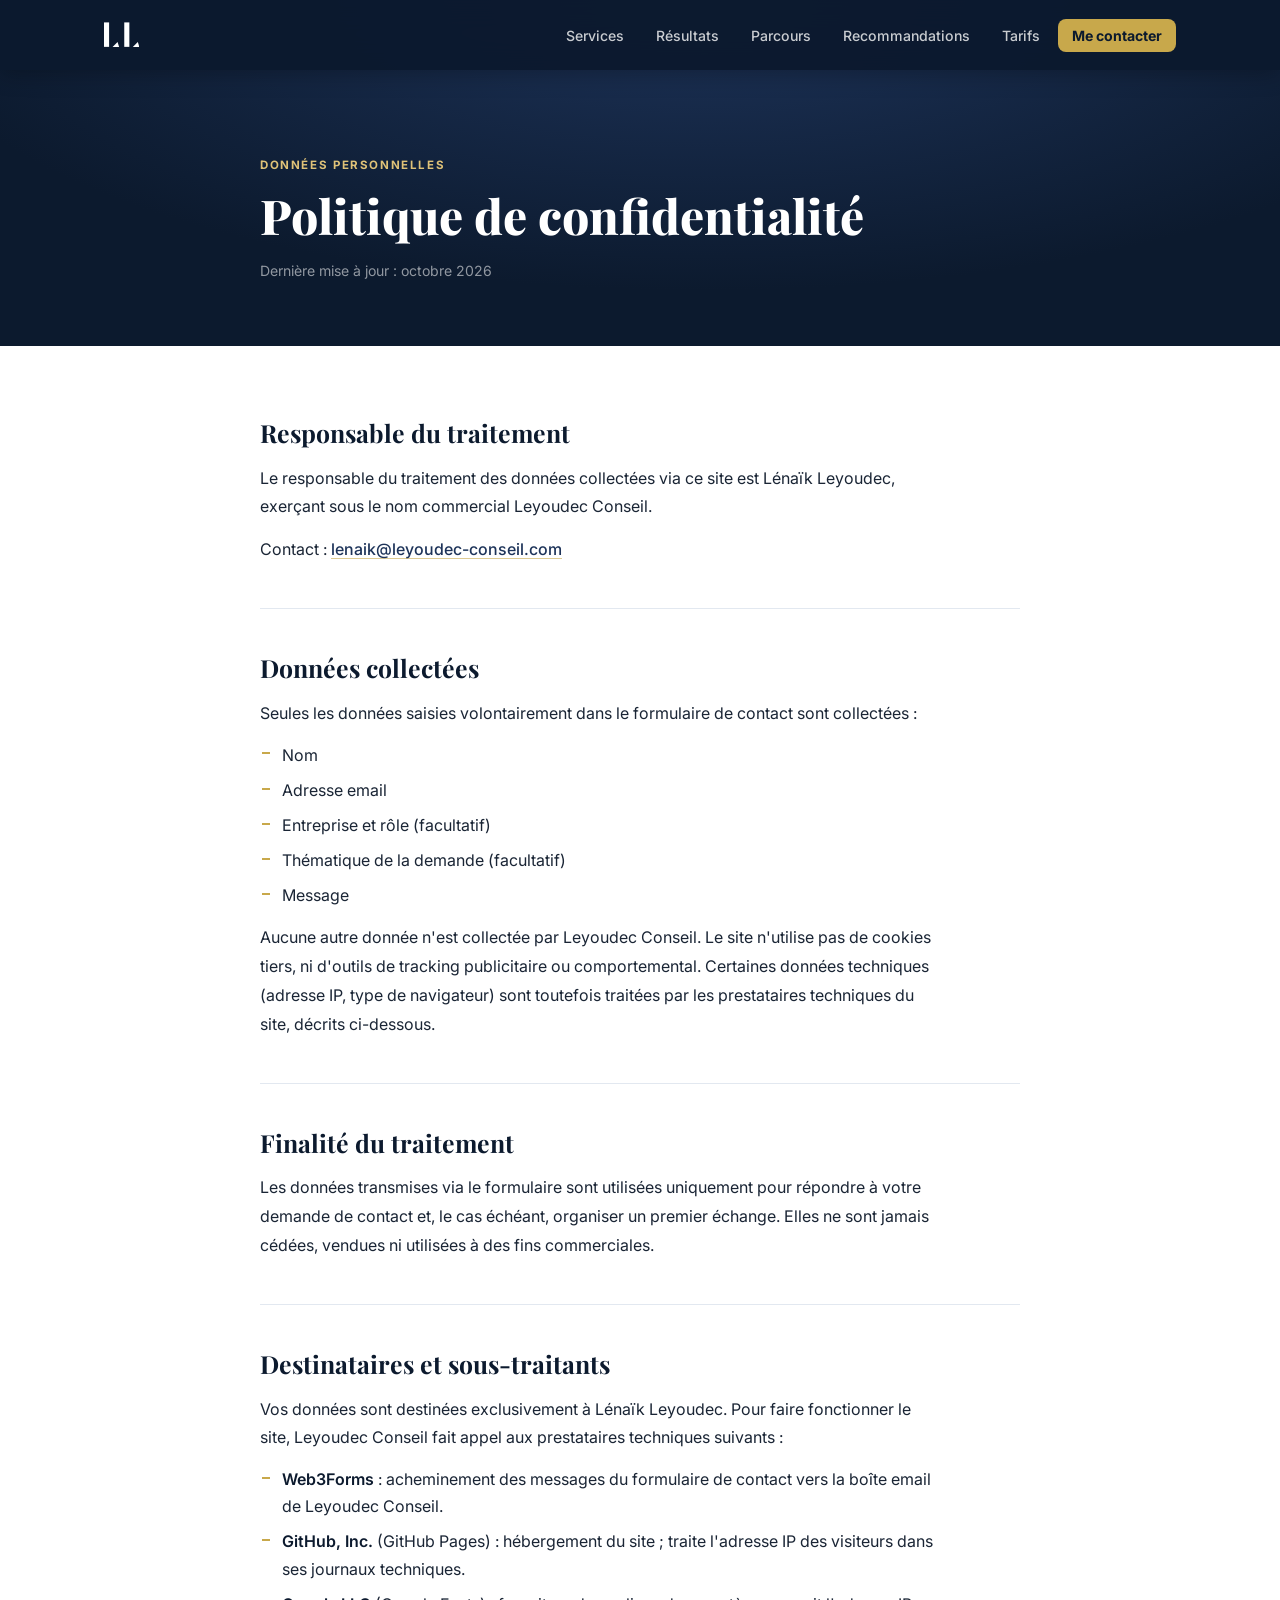
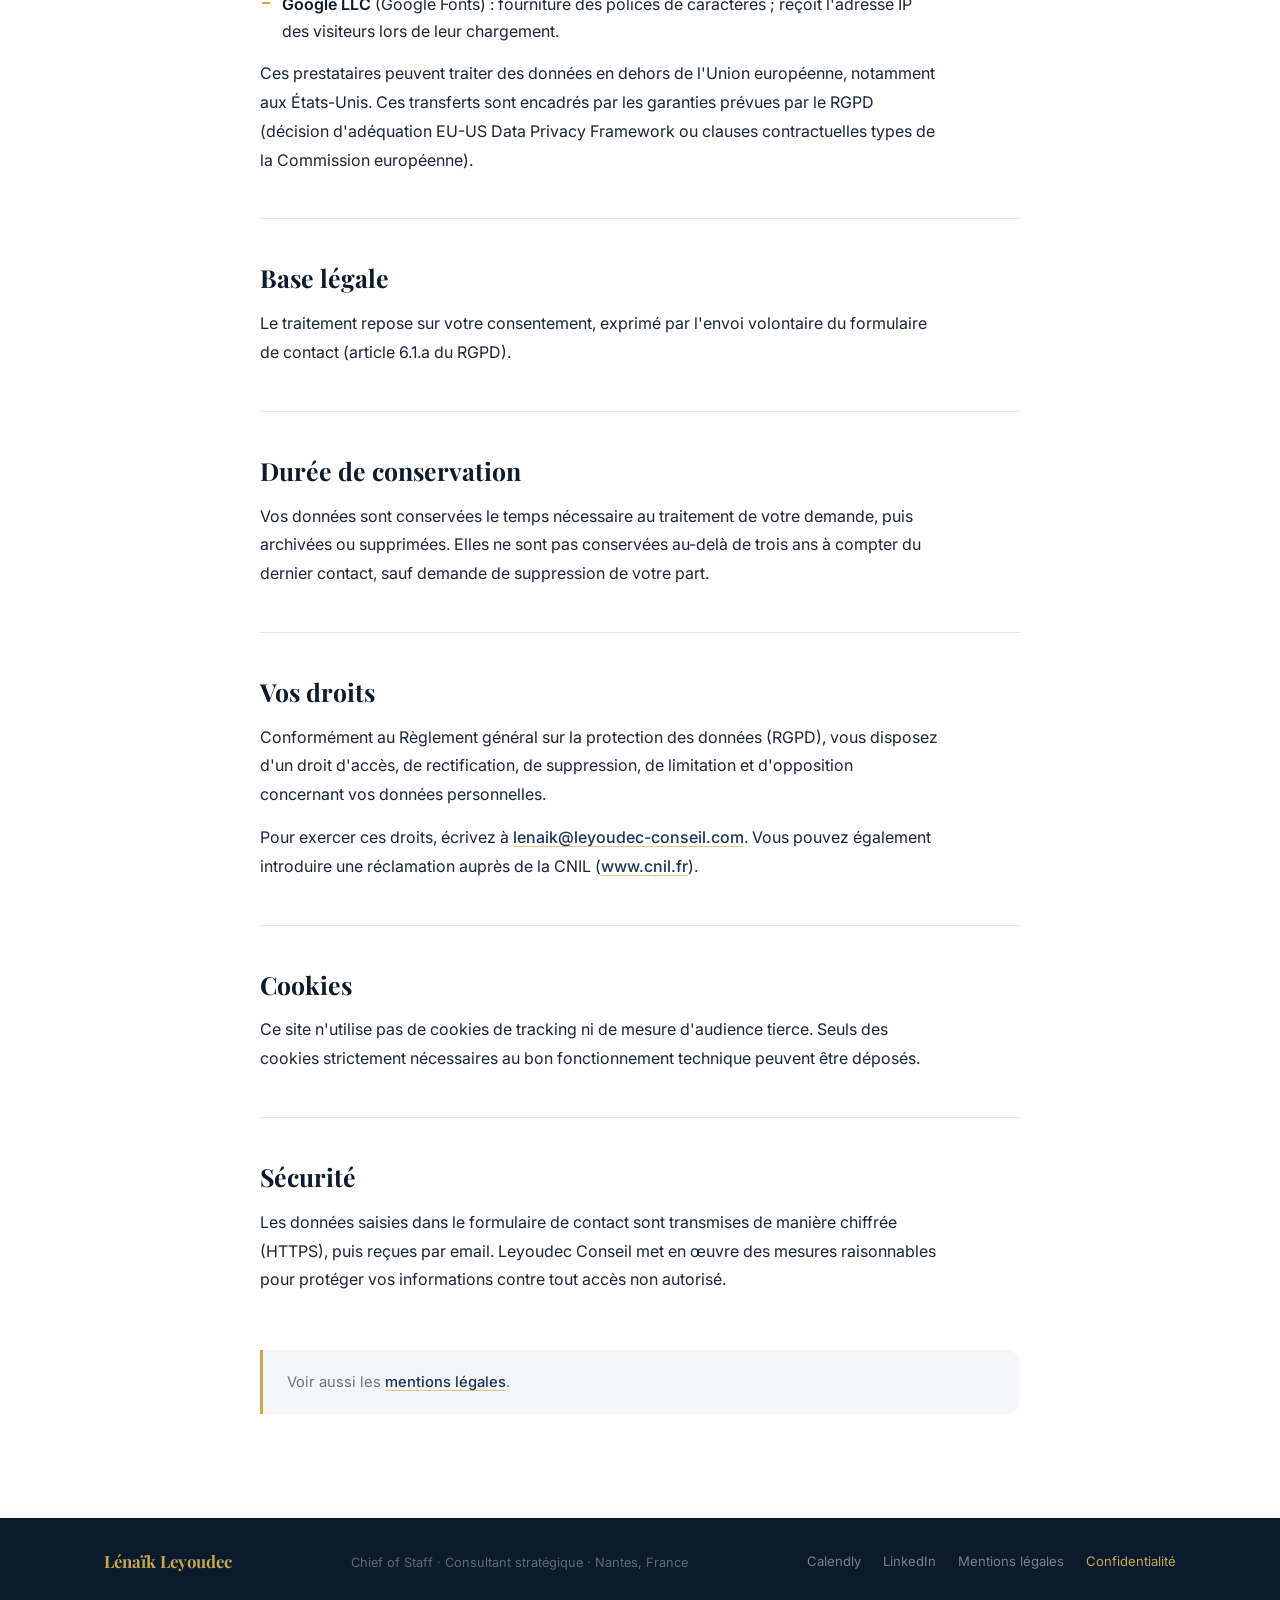
<file: politique-confidentialite.html>
<!DOCTYPE html>
<html lang="fr">
<head>
  <meta charset="UTF-8" />
  <meta name="viewport" content="width=device-width, initial-scale=1.0" />
  <title>Politique de confidentialité — Leyoudec Conseil</title>
  <meta name="description" content="Politique de confidentialité du site leyoudec-conseil.com : données collectées, finalités, durée de conservation et droits RGPD." />
  <link rel="preconnect" href="https://fonts.googleapis.com" />
  <link rel="preconnect" href="https://fonts.gstatic.com" crossorigin />
  <link href="https://fonts.googleapis.com/css2?family=Playfair+Display:wght@700;800&family=Inter:wght@300;400;500;600;700;800&display=swap" rel="stylesheet" />
  <link rel="stylesheet" href="style.css" />
  <link rel="canonical" href="https://leyoudec-conseil.com/politique-confidentialite.html" />
  <link rel="icon" type="image/svg+xml" href="logo-mark-black.svg" />
</head>
<body class="page-legal">

  <!-- ─── NAV ──────────────────────────────────────────────── -->
  <nav id="navbar" class="scrolled">
    <div class="nav-inner">
      <a href="index.html" class="nav-logo" aria-label="Retour à l'accueil">
        <svg viewBox="0 0 267 196" xmlns="http://www.w3.org/2000/svg">
          <path d="M113.917 188H64.3984L102.48 149.933L113.917 188Z" fill="currentColor"/>
          <path d="M38.4578 3H0V187.504H38.4578V3Z" fill="currentColor"/>
          <path d="M266.648 188H217.145L255.212 149.933L266.648 188Z" fill="currentColor"/>
          <path d="M191.188 3H152.73V187.504H191.188V3Z" fill="currentColor"/>
        </svg>
      </a>
      <ul class="nav-links" id="navLinks">
        <li><a href="index.html#services">Services</a></li>
        <li><a href="index.html#resultats">Résultats</a></li>
        <li><a href="index.html#parcours">Parcours</a></li>
        <li><a href="index.html#recommandations">Recommandations</a></li>
        <li><a href="index.html#tarifs">Tarifs</a></li>
        <li><a href="index.html#contact" class="nav-cta">Me contacter</a></li>
      </ul>
      <button class="nav-burger" id="navBurger" aria-label="Menu">
        <span></span><span></span><span></span>
      </button>
    </div>
  </nav>

  <!-- ─── EN-TÊTE ───────────────────────────────────────────── -->
  <header class="legal-hero">
    <div class="container">
      <span class="section-label light">Données personnelles</span>
      <h1>Politique de confidentialité</h1>
      <p class="legal-meta">Dernière mise à jour&nbsp;: octobre&nbsp;2026</p>
    </div>
  </header>

  <!-- ─── CONTENU ───────────────────────────────────────────── -->
  <main class="legal">
    <div class="container legal-body">

      <div class="legal-block">
        <h2>Responsable du traitement</h2>
        <p>Le responsable du traitement des données collectées via ce site est Lénaïk Leyoudec, exerçant sous le nom commercial Leyoudec Conseil.</p>
        <p>Contact&nbsp;: <a href="mailto:lenaik@leyoudec-conseil.com">lenaik@leyoudec-conseil.com</a></p>
      </div>

      <div class="legal-block">
        <h2>Données collectées</h2>
        <p>Seules les données saisies volontairement dans le formulaire de contact sont collectées&nbsp;:</p>
        <ul class="legal-list">
          <li>Nom</li>
          <li>Adresse email</li>
          <li>Entreprise et rôle (facultatif)</li>
          <li>Thématique de la demande (facultatif)</li>
          <li>Message</li>
        </ul>
        <p>Aucune autre donnée n'est collectée par Leyoudec Conseil. Le site n'utilise pas de cookies tiers, ni d'outils de tracking publicitaire ou comportemental. Certaines données techniques (adresse IP, type de navigateur) sont toutefois traitées par les prestataires techniques du site, décrits ci-dessous.</p>
      </div>

      <div class="legal-block">
        <h2>Finalité du traitement</h2>
        <p>Les données transmises via le formulaire sont utilisées uniquement pour répondre à votre demande de contact et, le cas échéant, organiser un premier échange. Elles ne sont jamais cédées, vendues ni utilisées à des fins commerciales.</p>
      </div>

      <div class="legal-block">
        <h2>Destinataires et sous-traitants</h2>
        <p>Vos données sont destinées exclusivement à Lénaïk Leyoudec. Pour faire fonctionner le site, Leyoudec Conseil fait appel aux prestataires techniques suivants&nbsp;:</p>
        <ul class="legal-list">
          <li><strong>Web3Forms</strong>&nbsp;: acheminement des messages du formulaire de contact vers la boîte email de Leyoudec Conseil.</li>
          <li><strong>GitHub, Inc.</strong> (GitHub Pages)&nbsp;: hébergement du site&nbsp;; traite l'adresse IP des visiteurs dans ses journaux techniques.</li>
          <li><strong>Google LLC</strong> (Google Fonts)&nbsp;: fourniture des polices de caractères&nbsp;; reçoit l'adresse IP des visiteurs lors de leur chargement.</li>
        </ul>
        <p>Ces prestataires peuvent traiter des données en dehors de l'Union européenne, notamment aux États-Unis. Ces transferts sont encadrés par les garanties prévues par le RGPD (décision d'adéquation EU-US Data Privacy Framework ou clauses contractuelles types de la Commission européenne).</p>
      </div>

      <div class="legal-block">
        <h2>Base légale</h2>
        <p>Le traitement repose sur votre consentement, exprimé par l'envoi volontaire du formulaire de contact (article&nbsp;6.1.a du RGPD).</p>
      </div>

      <div class="legal-block">
        <h2>Durée de conservation</h2>
        <p>Vos données sont conservées le temps nécessaire au traitement de votre demande, puis archivées ou supprimées. Elles ne sont pas conservées au-delà de trois ans à compter du dernier contact, sauf demande de suppression de votre part.</p>
      </div>

      <div class="legal-block">
        <h2>Vos droits</h2>
        <p>Conformément au Règlement général sur la protection des données (RGPD), vous disposez d'un droit d'accès, de rectification, de suppression, de limitation et d'opposition concernant vos données personnelles.</p>
        <p>Pour exercer ces droits, écrivez à <a href="mailto:lenaik@leyoudec-conseil.com">lenaik@leyoudec-conseil.com</a>. Vous pouvez également introduire une réclamation auprès de la CNIL (<a href="https://www.cnil.fr" target="_blank" rel="noopener">www.cnil.fr</a>).</p>
      </div>

      <div class="legal-block">
        <h2>Cookies</h2>
        <p>Ce site n'utilise pas de cookies de tracking ni de mesure d'audience tierce. Seuls des cookies strictement nécessaires au bon fonctionnement technique peuvent être déposés.</p>
      </div>

      <div class="legal-block">
        <h2>Sécurité</h2>
        <p>Les données saisies dans le formulaire de contact sont transmises de manière chiffrée (HTTPS), puis reçues par email. Leyoudec Conseil met en œuvre des mesures raisonnables pour protéger vos informations contre tout accès non autorisé.</p>
      </div>

      <p class="legal-crosslink">Voir aussi les <a href="mentions-legales.html">mentions légales</a>.</p>

    </div>
  </main>

  <!-- ─── FOOTER ────────────────────────────────────────────── -->
  <footer>
    <div class="container footer-inner">
      <span class="footer-name">Lénaïk Leyoudec</span>
      <span class="footer-sub">Chief of Staff · Consultant stratégique · Nantes, France</span>
      <div class="footer-links">
        <a href="https://calendly.com/l-leyoudec/parlons-ensemble-des-enjeux-de-votre-organisation" target="_blank">Calendly</a>
        <a href="https://www.linkedin.com/in/lleyoudec" target="_blank">LinkedIn</a>
        <a href="mentions-legales.html">Mentions légales</a>
        <a href="politique-confidentialite.html" aria-current="page">Confidentialité</a>
      </div>
    </div>
  </footer>

  <script src="script.js"></script>
</body>
</html>
</file>
<file: style.css>
/* ── TOKENS ─────────────────────────────────────────── */
:root {
  --navy:      #0c1a2e;
  --navy-2:    #152540;
  --navy-3:    #1d3359;
  --gold:      #c8a84b;
  --gold-2:    #dfc278;
  --gold-bg:   rgba(200,168,75,.12);
  --white:     #ffffff;
  --off:       #f4f6f9;
  --text:      #1a2535;
  --muted:     #64748b;
  --border:    #e2e8f0;
  --r:         14px;
  --r-lg:      22px;
  --sh:        0 4px 24px rgba(12,26,46,.08);
  --sh-lg:     0 16px 56px rgba(12,26,46,.18);
  --ease:      cubic-bezier(.4,0,.2,1);
  --t:         .25s;
}

/* ── RESET ──────────────────────────────────────────── */
*,*::before,*::after{box-sizing:border-box;margin:0;padding:0}
html{scroll-behavior:smooth;font-size:16px}
body{font-family:'Inter',system-ui,sans-serif;color:var(--text);background:var(--white);line-height:1.65;overflow-x:hidden}
a{color:inherit;text-decoration:none}
ul{list-style:none}
h1,h2,h3,h4{line-height:1.2}
.container{max-width:1120px;margin:0 auto;padding:0 24px}
section{padding:96px 0}
.section-light{background:var(--off)}
.section-dark{background:var(--navy);color:var(--white)}

.section-label{display:inline-block;font-size:.72rem;font-weight:700;letter-spacing:.14em;text-transform:uppercase;color:var(--gold);margin-bottom:12px}
.section-label.light{color:var(--gold-2)}
.section-header{text-align:center;max-width:640px;margin:0 auto 64px}
.section-header h2{font-family:'Playfair Display',Georgia,serif;font-size:clamp(1.8rem,3.5vw,2.5rem);margin-bottom:14px}
.section-sub{color:var(--muted);font-size:1.02rem}
.section-dark .section-sub{color:rgba(255,255,255,.55)}

/* ── BUTTONS ────────────────────────────────────────── */
.btn{display:inline-flex;align-items:center;gap:8px;padding:13px 28px;border-radius:8px;font-weight:600;font-size:.92rem;cursor:pointer;border:2px solid transparent;transition:all var(--t) var(--ease);white-space:nowrap}
.btn-primary{background:var(--gold);color:var(--navy);border-color:var(--gold)}
.btn-primary:hover{background:var(--gold-2);border-color:var(--gold-2);transform:translateY(-2px);box-shadow:0 8px 24px rgba(200,168,75,.35)}
.btn-ghost{background:transparent;color:var(--white);border-color:rgba(255,255,255,.3)}
.btn-ghost:hover{background:rgba(255,255,255,.08);border-color:rgba(255,255,255,.65)}
.btn-outline{background:transparent;color:var(--gold);border-color:var(--gold);padding:11px 22px;font-size:.88rem}
.btn-outline:hover{background:var(--gold);color:var(--navy)}
.btn-full{width:100%;justify-content:center}

/* ── ANIMATIONS ─────────────────────────────────────── */
.fade-in{opacity:0;transform:translateY(22px);animation:fadeUp .7s var(--ease) forwards}
.delay-1{animation-delay:.15s}
.delay-2{animation-delay:.3s}
.delay-3{animation-delay:.45s}
.delay-4{animation-delay:.6s}
@keyframes fadeUp{to{opacity:1;transform:translateY(0)}}

.reveal{opacity:0;transform:translateY(28px);transition:opacity .6s ease,transform .6s ease}
.reveal.visible{opacity:1;transform:none}
.reveal.delay-1{transition-delay:.1s}
.reveal.delay-2{transition-delay:.2s}
.reveal.delay-3{transition-delay:.3s}

/* ── NAVBAR ─────────────────────────────────────────── */
#navbar{position:fixed;top:0;left:0;right:0;z-index:100;transition:background var(--t),box-shadow var(--t)}
#navbar.scrolled{background:rgba(12,26,46,.96);backdrop-filter:blur(14px);box-shadow:0 2px 24px rgba(0,0,0,.3)}
.nav-inner{max-width:1120px;margin:0 auto;padding:0 24px;height:70px;display:flex;align-items:center;justify-content:space-between}
.nav-logo{display:flex;align-items:center;color:var(--white)}
.nav-logo svg{height:26px;width:auto;display:block}
.nav-links{display:flex;align-items:center;gap:4px}
.nav-links a{color:rgba(255,255,255,.78);font-size:.88rem;font-weight:500;padding:8px 14px;border-radius:7px;transition:color var(--t),background var(--t)}
.nav-links a:hover{color:var(--white);background:rgba(255,255,255,.09)}
.nav-cta{background:var(--gold)!important;color:var(--navy)!important;font-weight:700!important;border-radius:8px!important}
.nav-cta:hover{background:var(--gold-2)!important}
.nav-burger{display:none;flex-direction:column;gap:5px;background:none;border:none;cursor:pointer;padding:8px}
.nav-burger span{display:block;width:22px;height:2px;background:var(--white);border-radius:2px;transition:all var(--t)}

/* ── HERO ───────────────────────────────────────────── */
#hero{min-height:100vh;display:flex;align-items:center;position:relative;overflow:hidden;padding:120px 0 80px}
.hero-bg{position:absolute;inset:0;background:radial-gradient(ellipse 90% 70% at 55% 35%,var(--navy-3) 0%,var(--navy) 65%);z-index:-1}
.hero-bg::after{content:'';position:absolute;inset:0;background:radial-gradient(circle at 15% 85%,rgba(200,168,75,.08) 0%,transparent 50%),radial-gradient(circle at 85% 15%,rgba(200,168,75,.06) 0%,transparent 45%)}
.hero-tag{display:inline-flex;align-items:center;gap:8px;background:rgba(200,168,75,.14);border:1px solid rgba(200,168,75,.28);color:var(--gold-2);font-size:.8rem;font-weight:500;padding:6px 16px;border-radius:100px;margin-bottom:28px}
.hero-tag::before{content:'';width:7px;height:7px;background:#4ade80;border-radius:50%;box-shadow:0 0 0 3px rgba(74,222,128,.2)}
h1{font-family:'Playfair Display',Georgia,serif;font-size:clamp(2.2rem,5vw,3.8rem);color:var(--white);margin-bottom:28px;font-weight:800}
h1 em{font-style:normal;color:var(--gold)}
.hero-firstname{font-family:'Playfair Display',Georgia,serif;font-size:clamp(2.2rem,5vw,3.8rem);font-weight:800}
.hero-chapeau{font-size:clamp(1rem,1.8vw,1.18rem);color:rgba(255,255,255,.72);max-width:620px;margin-bottom:18px;line-height:1.7}
.hero-chapeau strong{color:var(--white)}
.hero-approche{font-size:clamp(.95rem,1.6vw,1.08rem);color:rgba(255,255,255,.55);max-width:600px;margin-bottom:40px;line-height:1.7}
.hero-actions{display:flex;gap:14px;flex-wrap:wrap}
.hero-scroll{position:absolute;bottom:32px;left:50%;transform:translateX(-50%);display:flex;flex-direction:column;align-items:center}
.scroll-track{width:1px;height:48px;background:linear-gradient(to bottom,rgba(200,168,75,.5),transparent);animation:pulse 2s ease-in-out infinite}
@keyframes pulse{0%,100%{opacity:.3}50%{opacity:1}}

/* ── CHIFFRES ───────────────────────────────────────── */
#chiffres{padding:60px 0}
.chiffres-grid{display:flex;align-items:center;justify-content:center;gap:0;flex-wrap:wrap}
.chiffre{display:flex;flex-direction:column;align-items:center;padding:28px 40px;text-align:center}
.chiffre-n{font-family:'Inter',system-ui,sans-serif;font-size:2.6rem;font-weight:800;color:var(--navy);line-height:1}
.chiffre-unit{font-size:1.1rem;font-weight:600;color:var(--gold);margin-left:4px}
.chiffre-l{font-size:.8rem;color:var(--muted);margin-top:8px;max-width:120px;text-align:center}
.chiffre-sep{width:1px;height:48px;background:var(--border)}

/* ── SERVICES ───────────────────────────────────────── */
#services{background:var(--white)}
.services-grid{display:grid;grid-template-columns:repeat(3,1fr);gap:24px;align-items:start}

.service-card{background:var(--off);border:1.5px solid var(--border);border-radius:var(--r-lg);padding:32px 28px;transition:border-color var(--t),box-shadow var(--t),transform var(--t);display:flex;flex-direction:column}
.service-card:hover{border-color:var(--gold);box-shadow:0 12px 40px rgba(200,168,75,.1);transform:translateY(-3px)}

.service-header{display:flex;flex-direction:column;margin-bottom:20px}
.service-manque{font-size:.72rem;font-weight:700;letter-spacing:.1em;text-transform:uppercase;color:var(--muted)}
.service-mot{font-family:'Inter',system-ui,sans-serif;font-size:1.8rem;font-weight:800;color:var(--navy);line-height:1;margin:4px 0;letter-spacing:-.02em}
.service-icon{font-size:1.6rem;margin-top:6px}
.service-card h3{font-size:1rem;font-weight:600;color:var(--text);margin-bottom:12px;line-height:1.4}
.service-roi{font-size:.88rem;color:var(--muted);margin-bottom:20px;flex-grow:1}
.service-roi strong{color:var(--text)}

.service-toggle{display:flex;align-items:center;gap:8px;background:none;border:1.5px solid var(--border);border-radius:8px;padding:9px 16px;font-size:.83rem;font-weight:600;color:var(--gold);cursor:pointer;transition:all var(--t);align-self:flex-start}
.service-toggle:hover{background:var(--gold-bg);border-color:var(--gold)}
.toggle-arrow{transition:transform var(--t)}
.service-toggle[aria-expanded="true"] .toggle-arrow{transform:rotate(180deg)}

.service-detail{display:none;margin-top:20px;border-top:1px solid var(--border);padding-top:20px}
.service-detail.open{display:block}
.detail-section{margin-bottom:16px}
.detail-section h4{font-size:.78rem;font-weight:700;letter-spacing:.08em;text-transform:uppercase;color:var(--gold);margin-bottom:8px}
.detail-section p{font-size:.86rem;color:var(--muted);line-height:1.65}
.detail-section ul{display:flex;flex-direction:column;gap:6px}
.detail-section li{font-size:.85rem;color:var(--muted);padding-left:16px;position:relative}
.detail-section li::before{content:'→';position:absolute;left:0;color:var(--gold);font-size:.75rem}
.detail-skills{display:flex;flex-wrap:wrap;gap:6px;margin-top:16px}
.detail-skills span{background:var(--gold-bg);color:var(--gold);border:1px solid rgba(200,168,75,.25);font-size:.74rem;font-weight:600;padding:4px 10px;border-radius:100px}

/* ── RÉSULTATS ──────────────────────────────────────── */
.resultats-grid{display:grid;grid-template-columns:repeat(3,1fr);gap:24px}
.resultat-card{background:var(--navy-2);border:1px solid rgba(255,255,255,.08);border-radius:var(--r-lg);padding:36px 28px;transition:border-color var(--t),transform var(--t)}
.resultat-card:hover{border-color:rgba(200,168,75,.4);transform:translateY(-3px)}
.r-big{font-family:'Inter',system-ui,sans-serif;font-size:2.4rem;font-weight:800;color:var(--gold);line-height:1;margin-bottom:8px}
.r-title{font-weight:600;font-size:.95rem;color:var(--white);margin-bottom:10px}
.resultat-card p{font-size:.86rem;color:rgba(255,255,255,.55);line-height:1.6}

/* ── TIMELINE ───────────────────────────────────────── */
.timeline{position:relative;padding-left:36px;max-width:780px;margin:0 auto}
.timeline::before{content:'';position:absolute;left:9px;top:10px;bottom:10px;width:2px;background:linear-gradient(to bottom,var(--gold),rgba(200,168,75,.1))}
.tl-item{position:relative;padding-bottom:52px}
.tl-item:last-child{padding-bottom:0}
.tl-dot{position:absolute;left:-31px;top:6px;width:14px;height:14px;border-radius:50%;background:var(--gold);border:2px solid var(--off);box-shadow:0 0 0 3px rgba(200,168,75,.2)}
.tl-dot--edu{background:var(--navy-3);border-color:var(--off);box-shadow:0 0 0 3px rgba(29,51,89,.3)}
.tl-date{font-size:.78rem;font-weight:700;letter-spacing:.06em;color:var(--gold);margin-bottom:8px}
.tl-badge{display:inline-block;font-size:.7rem;font-weight:700;letter-spacing:.08em;text-transform:uppercase;background:var(--gold-bg);color:var(--gold);border:1px solid rgba(200,168,75,.2);padding:3px 10px;border-radius:4px;margin-bottom:8px}
.tl-badge--edu{background:rgba(29,51,89,.1);color:var(--navy-3);border-color:rgba(29,51,89,.15)}
.tl-body h3{font-size:1.08rem;font-weight:700;color:var(--text);margin-bottom:4px}
.tl-body h4{font-size:.86rem;font-weight:400;color:var(--muted);margin-bottom:10px}
.tl-body p{font-size:.9rem;color:var(--muted);line-height:1.65}

/* ── RECOMMANDATIONS ────────────────────────────────── */
#recommandations{border-top:1px solid var(--border)}
.reco-grid{display:grid;grid-template-columns:repeat(2,1fr);gap:24px}
.reco-card{background:var(--white);border:1.5px solid var(--border);border-radius:var(--r-lg);padding:32px 28px;display:flex;flex-direction:column;transition:border-color var(--t),box-shadow var(--t),transform var(--t)}
.reco-card:hover{border-color:var(--gold);box-shadow:var(--sh);transform:translateY(-3px)}
.reco-quote{position:relative;font-size:.94rem;color:var(--text);line-height:1.7;font-style:italic;margin-bottom:2px}
.reco-quote::before{content:'\201C';font-family:'Playfair Display',Georgia,serif;color:var(--gold);font-size:1.3rem;line-height:0;margin-right:2px}
.reco-quote--clamped{display:-webkit-box;-webkit-line-clamp:3;-webkit-box-orient:vertical;overflow:hidden}
.reco-toggle{align-self:flex-start;display:flex;align-items:center;gap:6px;background:none;border:none;padding:12px 0 20px;font-size:.83rem;font-weight:600;color:var(--gold);cursor:pointer}
.reco-toggle:hover{color:var(--gold-2)}
.reco-toggle .toggle-arrow{transition:transform var(--t)}
.reco-toggle[aria-expanded="true"] .toggle-arrow{transform:rotate(180deg)}
.reco-footer{display:flex;align-items:center;justify-content:space-between;gap:16px;margin-top:auto;padding-top:16px;border-top:1px solid var(--border)}
.reco-name{display:block;font-weight:700;font-size:.92rem;color:var(--text)}
.reco-role{display:block;font-size:.82rem;color:var(--muted);margin-top:2px}
.reco-link{display:flex;align-items:center;justify-content:center;width:36px;height:36px;border-radius:10px;background:var(--gold-bg);color:var(--gold);font-size:.8rem;font-weight:800;flex-shrink:0;transition:background var(--t),color var(--t),transform var(--t)}
.reco-link:hover{background:var(--gold);color:var(--navy);transform:translateY(-2px)}
.reco-link--malt{border-radius:50%}

/* ── TARIFS ─────────────────────────────────────────── */
#tarifs{background:var(--white)}
.tarifs-grid{display:grid;grid-template-columns:repeat(3,1fr);gap:24px}
.tarif-card{background:var(--off);border:1.5px solid var(--border);border-radius:var(--r-lg);padding:40px 32px;display:flex;flex-direction:column;gap:16px;position:relative;transition:border-color var(--t),box-shadow var(--t)}
.tarif-card:hover{border-color:var(--gold);box-shadow:var(--sh)}
.tarif-card--featured{background:var(--navy);border-color:var(--gold);color:var(--white);box-shadow:var(--sh-lg)}
.tarif-card--featured h3{color:var(--white)!important}
.tarif-card--featured .tarif-desc,.tarif-card--featured .tarif-includes li{color:rgba(255,255,255,.65)}
.tarif-badge-top{position:absolute;top:-14px;left:50%;transform:translateX(-50%);background:var(--gold);color:var(--navy);font-size:.72rem;font-weight:700;letter-spacing:.08em;text-transform:uppercase;padding:5px 16px;border-radius:100px}
.tarif-icon{font-size:2rem}
.tarif-card h3{font-family:'Playfair Display',Georgia,serif;font-size:1.1rem;font-weight:700;color:var(--text)}
.tarif-desc{font-size:.9rem;color:var(--muted);line-height:1.65}
.tarif-includes{display:flex;flex-direction:column;gap:8px;flex-grow:1}
.tarif-includes li{font-size:.86rem;color:var(--muted);padding-left:18px;position:relative}
.tarif-includes li::before{content:'✓';position:absolute;left:0;color:var(--gold);font-size:.8rem;font-weight:700}

/* ── CONTACT ────────────────────────────────────────── */
.contact-grid{display:grid;grid-template-columns:1fr 1.1fr;gap:80px;align-items:start}
.contact-left h2{font-family:'Playfair Display',Georgia,serif;font-size:clamp(1.8rem,3vw,2.4rem);margin-bottom:16px}
.contact-left>p{color:rgba(255,255,255,.65);margin-bottom:36px;font-size:1rem}
.calendly-btn{width:100%;justify-content:center;margin-bottom:20px;font-size:1rem;padding:16px 28px}
/* thesis link */
.tl-link{color:var(--gold);text-decoration:underline;text-decoration-color:rgba(200,168,75,.4);text-underline-offset:3px;transition:color var(--t)}
.tl-link:hover{color:var(--gold-2)}

/* contact options */
.contact-option{margin-bottom:4px}
.contact-option-label{font-size:.72rem;font-weight:700;letter-spacing:.1em;text-transform:uppercase;color:var(--gold-2);margin-bottom:6px}
.contact-option-desc{font-size:.88rem;color:rgba(255,255,255,.55);line-height:1.6;margin-bottom:14px}
.contact-divider{display:flex;align-items:center;gap:12px;margin:20px 0;color:rgba(255,255,255,.25);font-size:.8rem}
.contact-divider::before,.contact-divider::after{content:'';flex:1;height:1px;background:rgba(255,255,255,.12)}
.contact-divider span{white-space:nowrap}
.contact-coords{display:flex;flex-direction:column;gap:12px;margin-top:20px}
.coord-item{display:flex;align-items:center;gap:14px;font-size:.92rem;font-weight:500;color:rgba(255,255,255,.75);padding:12px 16px;border:1px solid rgba(255,255,255,.1);border-radius:10px;transition:border-color var(--t),color var(--t)}
.coord-item:hover{border-color:rgba(200,168,75,.4);color:var(--gold-2)}
.coord-plain:hover{border-color:rgba(255,255,255,.1);color:rgba(255,255,255,.75);cursor:default}
.coord-icon{font-size:1.1rem;flex-shrink:0}

.contact-form{background:var(--white);border-radius:var(--r-lg);padding:40px 36px}
.form-label-header{display:flex;flex-direction:column;gap:4px;margin-bottom:20px;padding-bottom:16px;border-bottom:1px solid var(--border)}
.form-title{font-family:'Playfair Display',Georgia,serif;font-size:1.1rem;font-weight:700;color:var(--text)}
.form-note{font-size:.78rem;color:var(--muted)}
.form-row{display:grid;grid-template-columns:1fr 1fr;gap:16px}
.form-group{display:flex;flex-direction:column;gap:7px;margin-bottom:18px}
.form-group label{font-size:.83rem;font-weight:600;color:var(--text)}
.form-group input,.form-group textarea,.form-group select{width:100%;padding:11px 15px;border:1.5px solid var(--border);border-radius:8px;font-family:'Inter',sans-serif;font-size:.92rem;color:var(--text);background:var(--white);transition:border-color var(--t),box-shadow var(--t);outline:none;resize:none}
.form-group select{appearance:none;background-image:url("data:image/svg+xml,%3Csvg xmlns='http://www.w3.org/2000/svg' viewBox='0 0 24 24' fill='%2364748b'%3E%3Cpath d='M7 10l5 5 5-5z'/%3E%3C/svg%3E");background-repeat:no-repeat;background-position:right 12px center;background-size:20px;cursor:pointer}
.form-group input:focus,.form-group textarea:focus,.form-group select:focus{border-color:var(--gold);box-shadow:0 0 0 3px rgba(200,168,75,.12)}
.form-group input::placeholder,.form-group textarea::placeholder{color:#b0bcc8}
.form-success{display:none;text-align:center;color:#16a34a;font-size:.88rem;font-weight:500;padding:12px;background:#f0fdf4;border-radius:8px;margin-top:10px}
.form-success.visible{display:block}

/* ── FOOTER ─────────────────────────────────────────── */
footer{background:var(--navy);padding:30px 0}
.footer-inner{display:flex;align-items:center;justify-content:space-between;flex-wrap:wrap;gap:14px}
.footer-name{font-family:'Playfair Display',Georgia,serif;font-size:1.05rem;font-weight:700;color:var(--gold)}
.footer-sub{font-size:.8rem;color:rgba(255,255,255,.35)}
.footer-links{display:flex;gap:22px}
.footer-links a{font-size:.82rem;color:rgba(255,255,255,.45);transition:color var(--t)}
.footer-links a:hover{color:var(--gold)}

/* ── PAGES LÉGALES ──────────────────────────────────── */
.page-legal #navbar{background:rgba(12,26,46,.96);backdrop-filter:blur(14px);box-shadow:0 2px 24px rgba(0,0,0,.3)}
.legal-hero{background:radial-gradient(ellipse 90% 120% at 55% 0%,var(--navy-3) 0%,var(--navy) 70%);color:var(--white);padding:150px 0 64px}
.legal-hero .container,.legal-body{max-width:808px}
.legal-hero h1{font-size:clamp(2rem,4.5vw,3rem);margin-bottom:0}
.legal-meta{margin-top:14px;font-size:.88rem;color:rgba(255,255,255,.55)}
.legal{padding:72px 0 104px;background:var(--white)}
.legal-block+.legal-block{margin-top:44px;padding-top:44px;border-top:1px solid var(--border)}
.legal-block h2{font-family:'Playfair Display',Georgia,serif;font-size:clamp(1.3rem,2.4vw,1.55rem);color:var(--navy);margin-bottom:16px}
.legal-block p{font-size:1rem;line-height:1.8;color:var(--text);max-width:68ch;hyphens:auto;-webkit-hyphens:auto}
.legal-block p+p,.legal-list+p{margin-top:14px}
.legal-block a,.legal-crosslink a{color:var(--navy-3);font-weight:500;text-decoration:underline;text-decoration-color:rgba(200,168,75,.6);text-underline-offset:3px;overflow-wrap:anywhere;transition:color var(--t)}
.legal-block a:hover,.legal-crosslink a:hover{color:var(--gold)}
.legal-list{display:flex;flex-direction:column;gap:8px;margin:14px 0 0}
.legal-list li{position:relative;padding-left:22px;line-height:1.7;max-width:68ch}
.legal-list strong{color:var(--navy);font-weight:600}
.legal-list li::before{content:'';position:absolute;left:2px;top:.68em;width:8px;height:2px;background:var(--gold)}
.legal-facts{display:grid;grid-template-columns:240px 1fr;border:1.5px solid var(--border);border-radius:var(--r);overflow:hidden}
.legal-facts dt,.legal-facts dd{padding:14px 20px;border-top:1px solid var(--border)}
.legal-facts dt:first-of-type,.legal-facts dt:first-of-type+dd{border-top:none}
.legal-facts dt{background:var(--off);font-size:.78rem;font-weight:700;letter-spacing:.06em;text-transform:uppercase;color:var(--muted);display:flex;align-items:center}
.legal-facts dd{font-size:.98rem;line-height:1.6;color:var(--text)}
.legal-crosslink{margin-top:56px;padding:20px 24px;background:var(--off);border-left:3px solid var(--gold);border-radius:0 var(--r) var(--r) 0;font-size:.92rem;color:var(--muted)}
.footer-links a[aria-current="page"]{color:var(--gold)}
.form-legal{margin-top:14px;font-size:.76rem;line-height:1.55;color:var(--muted);text-align:center}
.form-legal a{color:var(--navy-3);text-decoration:underline;text-underline-offset:2px}

/* ── RESPONSIVE ─────────────────────────────────────── */
@media(max-width:768px){
  .nav-burger{display:flex}
  .nav-links{position:fixed;inset:0;top:70px;flex-direction:column;background:rgba(12,26,46,.97);backdrop-filter:blur(16px);justify-content:center;gap:6px;padding:24px;transform:translateX(100%);transition:transform var(--t)}
  .nav-links.open{transform:translateX(0)}
  .nav-links a{font-size:1.1rem;padding:14px 20px;border-radius:10px}
  section{padding:64px 0}
  .services-grid,.resultats-grid,.tarifs-grid,.reco-grid{grid-template-columns:1fr}
  .contact-grid{grid-template-columns:1fr;gap:48px}
  .contact-form{padding:28px 20px}
  .form-row{grid-template-columns:1fr}
  .chiffres-grid{gap:0}
  .chiffre{padding:20px 24px}
  .chiffre-sep{width:80%;height:1px;margin:0 auto}
  .footer-inner{flex-direction:column;text-align:center}
  .footer-links{flex-wrap:wrap;justify-content:center;gap:12px 22px}
  .legal-hero{padding:120px 0 48px}
  .legal{padding:48px 0 72px}
  .legal-block+.legal-block{margin-top:36px;padding-top:36px}
  .legal-facts{grid-template-columns:1fr}
  .legal-facts dt{padding:12px 16px 4px;border-top:1px solid var(--border)}
  .legal-facts dd{padding:0 16px 12px;border-top:none;background:var(--off)}
}
@media(max-width:900px){
  .services-grid,.resultats-grid,.tarifs-grid{grid-template-columns:repeat(2,1fr)}
}
@media(max-width:600px){
  .services-grid,.resultats-grid,.tarifs-grid{grid-template-columns:1fr}
}
</file>
